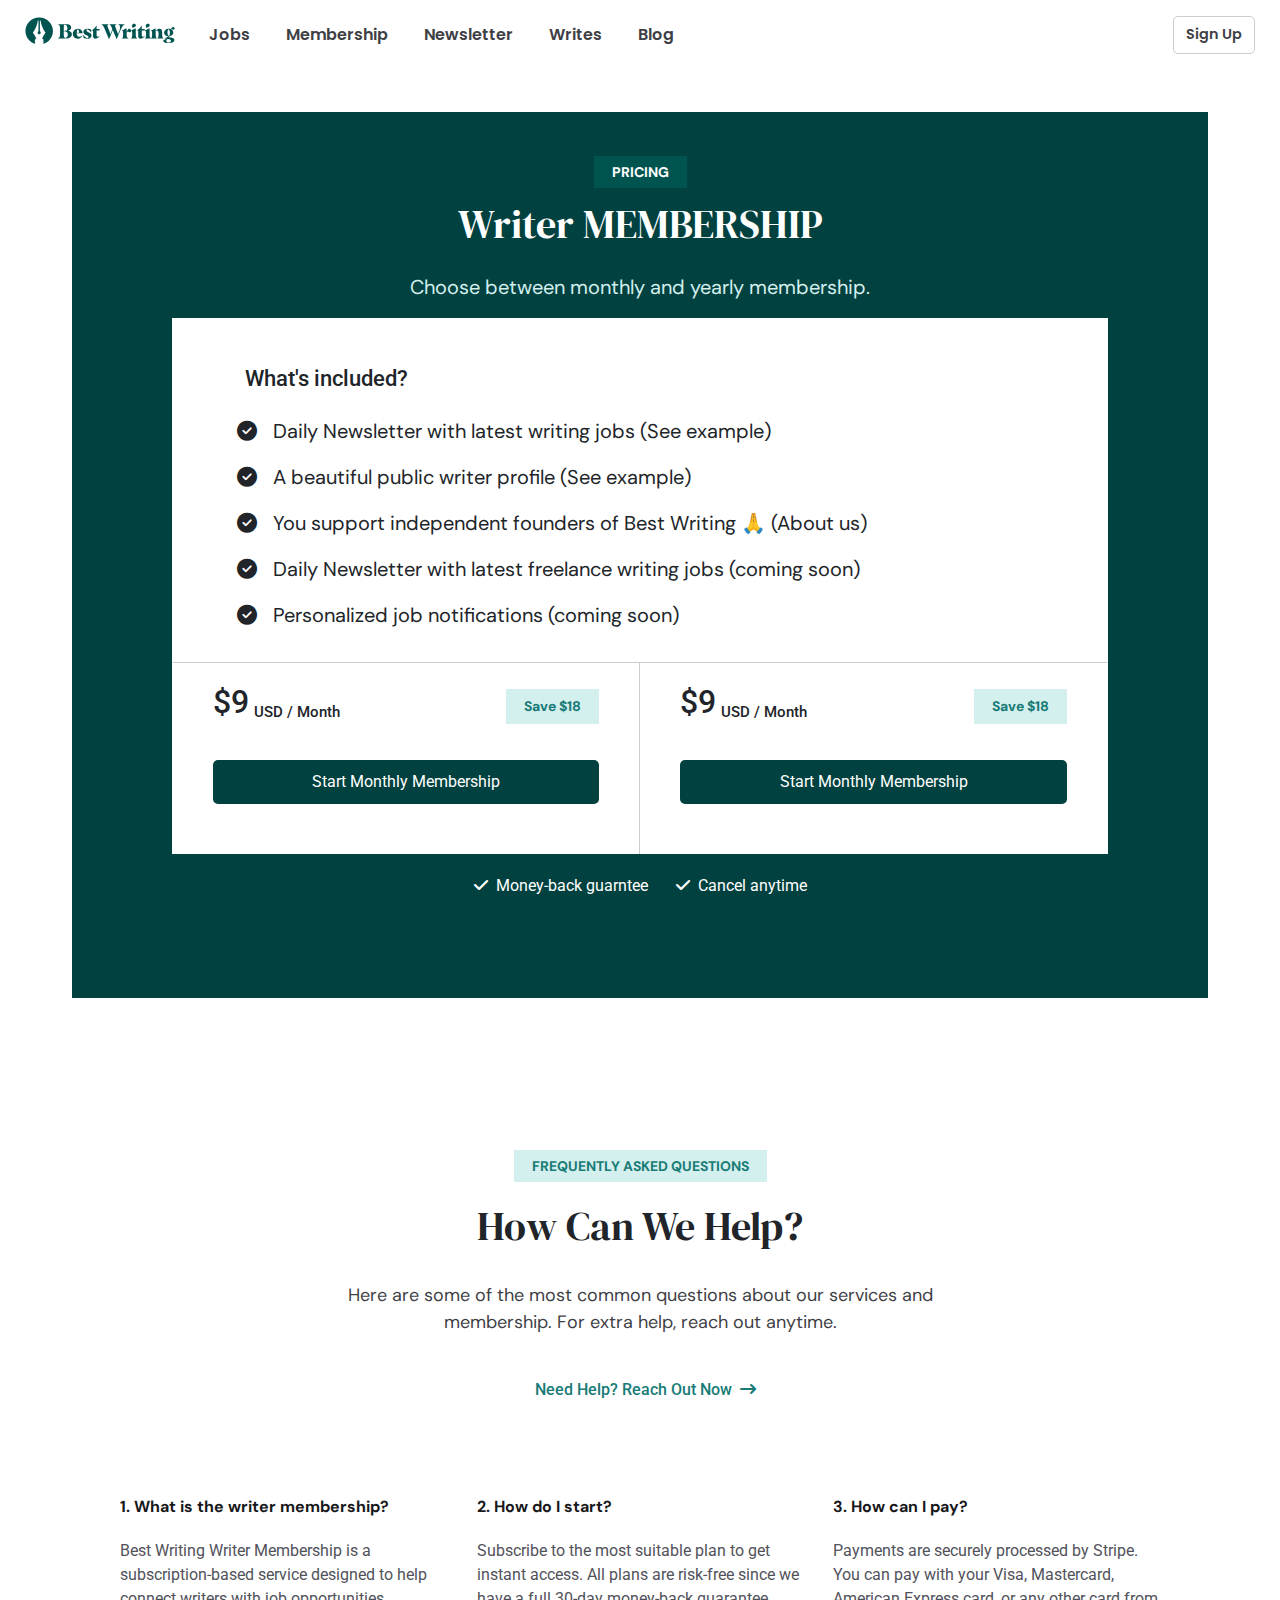
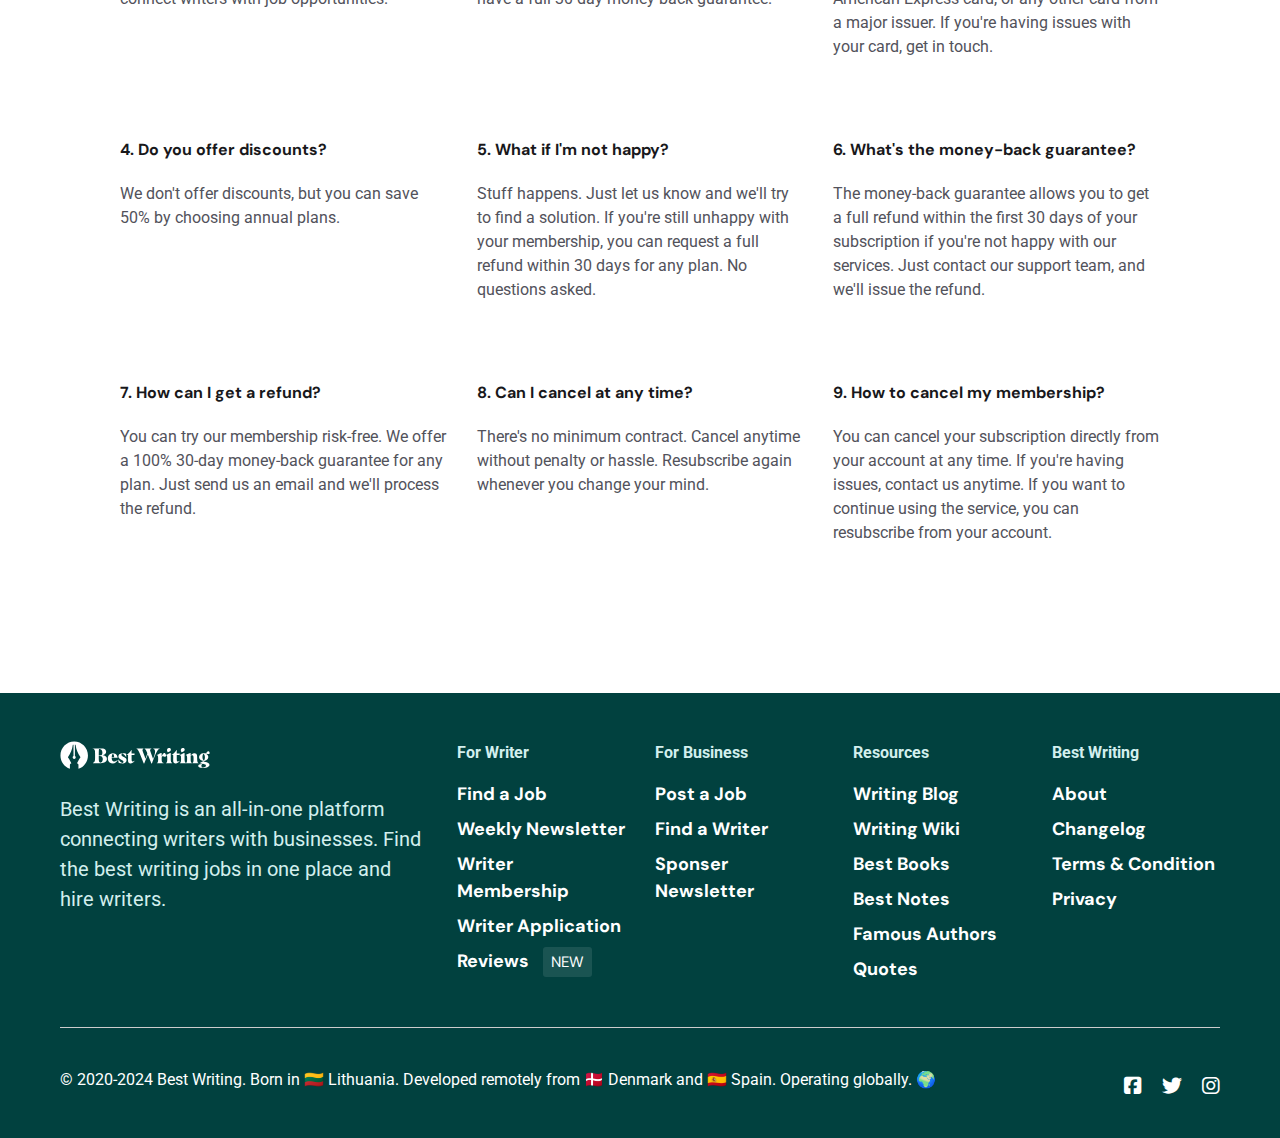
<file: membership.html>
<!DOCTYPE html>
<html>

<head>
    <meta charset="utf-8">
    <meta name="viewport" content="width=device-width, initial-scale=1">
    <title>Membership page</title>
    <link rel="stylesheet" href="https://cdn.jsdelivr.net/npm/bootstrap@4.0.0/dist/css/bootstrap.min.css">
    <link href="https://fonts.googleapis.com/css2?family=DM+Sans:opsz,wght@9..40,200;9..40,300;9..40,400&family=DM+Serif+Display:ital@0;1&family=Roboto:wght@300;400&family=Poppins:ital,wght@0,300;0,400;0,600;1,400&display=swap" rel="stylesheet">
    <link rel="stylesheet" href="https://cdnjs.cloudflare.com/ajax/libs/font-awesome/6.5.1/css/all.min.css" />
    <link rel="stylesheet" href="https://cdnjs.cloudflare.com/ajax/libs/animate.css/4.1.1/animate.min.css" />
    <link rel="stylesheet" type="text/css" href="style/style.css">
    <link rel="stylesheet" type="text/css" href="style/responsive.css">
</head>

<body>
    <!-- start navbar coding -->
    <nav class="navbar navbar-expand-lg  navbar-light top-menu fixed-top ">
        <button class="navbar-toggler" type="button" data-toggle="collapse" data-target="#nav-slider"><span class="navbar-toggler-icon"></span>
        </button>
        <!-- bar and close icon -->
        <div class="logo-container">
            <a href="https://bestwriting.com" class="navbar-brand logo-desktop d-none d-md-none d-lg-block
"><img src="images/bw-logo-primary-long.svg" alt="logo" class="img-fluid logo-img"></a>
            <a href="https://bestwriting.com" class="navbar-brand logo-mobile d-md-block d-lg-none
"><img src="images/bw-logo-mark-primary.svg" alt="logo" class="img-fluid logo-img"></a>
            <button type="button" class="btn sec-font sec-color nav-font d-block d-lg-none">Sign Up </button>
        </div>
        <div class="collapse navbar-collapse" id="nav-slider">
            <ul class="navbar-nav">
                <li class="nav-item"><a href="job.html" class="nav-link">Jobs</a></li>
                <li class="nav-item"><a href="membership.html" class="nav-link">Membership</a></li>
                <li class="nav-item"><a href="newsletter.html" class="nav-link">Newsletter</a></li>
                <li class="nav-item"><a href="writer.html" class="nav-link">Writes</a></li>
                <li class="nav-item"><a href="#" class="nav-link">Blog</a></li>
            </ul>
        </div>
        <button type="button" class="btn sec-font sec-color nav-font d-none d-lg-block">Sign Up</button>
    </nav>
    <!-- end navbar coading -->
    <!-- start section coading -->
    <div class="jumbotron jumbo-membership bg-white mt-5">
        <div class="text-center writing-job-inner-con membership-con primary-bg pt-5">
            <p class=" third-bg white-font primary-font best-paratext text-center">PRICING</p>
            <h1 class="third-font white-font p-3">Writer MEMBERSHIP </h1>
            <p class="primary-font third-color writing-para review-text">Choose between monthly and yearly membership.</p>
            <div class="membership-inner-con bg-white ">
                <div class="row ">
                    <div class="col-12 text-left membership-include ">
                        <h3 class="pb-3 pt-5 pl-5 ">What's included?</h3>
                        <ul class="membership-list">
                            <li class="pb-3 primary-font"><i class="fa fa-check-circle pr-3"></i>Daily Newsletter with latest writing jobs (See example)</li>
                            <li class="pb-3 primary-font"><i class="fa fa-check-circle pr-3"></i>A beautiful public writer profile (See example)</li>
                            <li class="pb-3 primary-font"><i class="fa fa-check-circle pr-3"></i>You support independent founders of Best Writing 🙏 (About us)</li>
                            <li class="pb-3 primary-font"><i class="fa fa-check-circle pr-3"></i>Daily Newsletter with latest freelance writing jobs (coming soon)</li>
                            <li class="pb-3 primary-font"><i class="fa fa-check-circle pr-3"></i>Personalized job notifications (coming soon)</li>
                        </ul>
                    </div>
                </div>
                <div class="row px-3">
                    <div class="col-md-6 membership-col">
                        <div class="membership-plan-con">
                            <div class="membership-plan d-flex align-items-center justify-content-between">
                                <h2>$9<sub>USD / Month</sub></h2>
                                <p class="mb-0 sec-bg primary-color primary-font best-paratext text-center">Save $18</p>
                            </div>
                            <button class="primary-bg browser-btn-1 btn-2 w-100">Start Monthly Membership</button>
                        </div>
                    </div>
                    <div class="col-md-6 membership-col">
                        <div class="membership-plan-con">
                            <div class="membership-plan d-flex align-items-center justify-content-between">
                                <h2>$9<sub>USD / Month</sub></h2>
                                <p class="mb-0 sec-bg primary-color primary-font best-paratext text-center">Save $18</p>
                            </div>
                            <button class="primary-bg browser-btn-1 btn-2 w-100">Start Monthly Membership</button>
                        </div>
                    </div>
                </div>
            </div>
            <span class="white-font pr-4"><i class="fa fa-check pr-2"></i>Money-back guarntee</span>
            <span class="white-font"><i class="fa fa-check pr-2"></i>Cancel anytime</span>
        </div>
    </div>
    </div>
    <div class="container-fluid writing-job-container rightleft_space">
        <div class="text-center px-5 writing-job-con-inner">
            <p class="primary-color sec-bg primary-font best-paratext text-center">FREQUENTLY ASKED QUESTIONS</p>
            <h3 class="third-font p-4 heading-2">How Can We Help?</h3>
            <p class="primary-font pb-3 sec-color writing-para">Here are some of the most common questions about our services and <br> membership. For extra help, reach out anytime.</p>
            <button class="primary-color browser-btn-2">Need Help? Reach Out Now<i class="fa fa-long-arrow-right pl-2"></i></button>
        </div>
        <div class="jumbotron bg-white typesof_jobcon rightleft_space">
            <div class="row">
                <div class="col-md-4 typesof_innercon">
                    <h5 class="primary-font typesof_heading">1. What is the writer membership?</h5>
                    <p class="job-dec">Best Writing Writer Membership is a subscription-based service designed to help connect writers with job opportunities.</p>
                </div>
                <div class="col-md-4 typesof_innercon">
                    <h5 class="primary-font typesof_heading">2. How do I start?</h5>
                    <p class="job-dec">Subscribe to the most suitable plan to get instant access. All plans are risk-free since we have a full 30-day money-back guarantee.</p>
                </div>
                <div class="col-md-4 typesof_innercon">
                    <h5 class="primary-font typesof_heading">3. How can I pay?</h5>
                    <p class="job-dec">Payments are securely processed by Stripe. You can pay with your Visa, Mastercard, American Express card, or any other card from a major issuer. If you're having issues with your card, get in touch.</p>
                </div>
                <div class="col-md-4 typesof_innercon">
                    <h5 class="primary-font typesof_heading">4. Do you offer discounts?</h5>
                    <p class="job-dec">We don't offer discounts, but you can save 50% by choosing annual plans.</p>
                </div>
                <div class="col-md-4 typesof_innercon">
                    <h5 class="primary-font typesof_heading">5. What if I'm not happy?</h5>
                    <p class="job-dec">Stuff happens. Just let us know and we'll try to find a solution. If you're still unhappy with your membership, you can request a full refund within 30 days for any plan. No questions asked.</p>
                </div>
                <div class="col-md-4 typesof_innercon">
                    <h5 class="primary-font typesof_heading">6. What's the money-back guarantee?</h5>
                    <p class="job-dec">The money-back guarantee allows you to get a full refund within the first 30 days of your subscription if you're not happy with our services. Just contact our support team, and we'll issue the refund.</p>
                </div>
                <div class="col-md-4 typesof_innercon">
                    <h5 class="primary-font typesof_heading">7. How can I get a refund?</h5>
                    <p class="job-dec">You can try our membership risk-free. We offer a 100% 30-day money-back guarantee for any plan. Just send us an email and we'll process the refund.</p>
                </div>
                <div class="col-md-4 typesof_innercon">
                    <h5 class="primary-font typesof_heading">8. Can I cancel at any time?</h5>
                    <p class="job-dec">There's no minimum contract. Cancel anytime without penalty or hassle. Resubscribe again whenever you change your mind.</p>
                </div>
                <div class="col-md-4 typesof_innercon">
                    <h5 class="primary-font typesof_heading">9. How to cancel my membership?</h5>
                    <p class="job-dec">You can cancel your subscription directly from your account at any time. If you're having issues, contact us anytime. If you want to continue using the service, you can resubscribe from your account.</p>
                </div>
            </div>
        </div>
    </div>
    <!-- end section coading -->
    <!-- start footer coading -->
    <footer class="jumbotron-fluid discover-jumbo  primary-bg m-0 pt-5">
        <div class="container-fluid writing-job-container rightleft_space pt-0">
            <div class="row">
                <div class="col-12 col-lg-4">
                    <div><img src="images/bw-logo-white-long.svg" alt="logo" class="img-fluid logo-img founder-logo-img">
                    </div>
                    <p class=" footer-size third-color pt-4">Best Writing is an all-in-one platform <br>connecting writers with businesses. Find the best writing jobs in one place and hire writers.</p>
                </div>
                <div class="col-lg-2 col-md-3 col-sm-6">
                    <p class="third-color font-weight-bold">For Writer</p>
                    <ul class="footer-nav">
                        <li class="pb-2"><a href="#" class="white-font font-weight-bold primary-font footer-text">Find a Job</a></li>
                        <li class="pb-2"><a href="#" class="white-font font-weight-bold primary-font footer-text">Weekly Newsletter</a></li>
                        <li class="pb-2"><a href="#" class="white-font font-weight-bold primary-font footer-text">Writer Membership</a></li>
                        <li class="pb-2"><a href="#" class="white-font font-weight-bold primary-font footer-text">Writer Application</a></li>
                        <li class="pb-2"><a href="#" class="white-font font-weight-bold primary-font footer-text">Reviews <span class="new-span primary-font"> NEW </span></a></li>
                    </ul>
                </div>
                <div class="col-lg-2 col-md-3 col-sm-6">
                    <p class="third-color font-weight-bold">For Business</p>
                    <ul class="footer-nav">
                        <li class="pb-2"><a href="#" class="white-font font-weight-bold primary-font footer-text">Post a Job</a></li>
                        <li class="pb-2"><a href="#" class="white-font font-weight-bold primary-font footer-text">Find a Writer</a></li>
                        <li class="pb-2"><a href="#" class="white-font font-weight-bold primary-font footer-text">Sponser Newsletter </a></li>
                    </ul>
                </div>
                <div class="col-lg-2 col-md-3 col-sm-6">
                    <p class="third-color font-weight-bold">Resources</p>
                    <ul class="footer-nav">
                        <li class="pb-2"><a href="#" class="white-font font-weight-bold primary-font footer-text">Writing Blog</a></li>
                        <li class="pb-2"><a href="#" class="white-font font-weight-bold primary-font footer-text">Writing Wiki</a></li>
                        <li class="pb-2"><a href="#" class="white-font font-weight-bold primary-font footer-text">Best Books</a></li>
                        <li class="pb-2"><a href="#" class="white-font font-weight-bold primary-font footer-text">Best Notes</a></li>
                        <li class="pb-2"><a href="#" class="white-font font-weight-bold primary-font footer-text">Famous Authors</a></li>
                        <li class="pb-2"><a href="#" class="white-font font-weight-bold primary-font footer-text">Quotes</a></li>
                    </ul>
                </div>
                <div class="col-lg-2 col-md-3 col-sm-6">
                    <p class="third-color font-weight-bold">Best Writing</p>
                    <ul class="footer-nav">
                        <li class="pb-2"><a href="#" class="white-font font-weight-bold primary-font footer-text">About</a></li>
                        <li class="pb-2"><a href="#" class="white-font font-weight-bold primary-font footer-text">Changelog</a></li>
                        <li class="pb-2"><a href="#" class="white-font font-weight-bold primary-font footer-text">Terms & Condition</a></li>
                        <li class="pb-2"><a href="#" class="white-font font-weight-bold primary-font footer-text">Privacy</a></li>
                    </ul>
                </div>
            </div>
            <div class="d-flex align-items-center justify-content-between copywrite-con">
                <div>
                    <p class="white-font">© 2020-2024 Best Writing. Born in 🇱🇹 Lithuania. Developed remotely from 🇩🇰 Denmark and 🇪🇸 Spain. Operating globally. 🌍</p>
                </div>
                <div class="social-icons">
                    <i class="fa-brands fa-square-facebook white-font"></i>
                    <i class="fa-brands fa-twitter white-font mx-3 "></i>
                    <i class="fa-brands fa-instagram white-font"></i>
                </div>
            </div>
        </div>
    </footer>
    <!-- enf footer coading -->
    <script src="https://cdnjs.cloudflare.com/ajax/libs/jquery/3.7.1/jquery.min.js"></script>
    <script src="https://cdnjs.cloudflare.com/ajax/libs/bootstrap/5.3.2/js/bootstrap.min.js"></script>
    <script src="https://cdn.jsdelivr.net/npm/popper.js@1.14.3/dist/umd/popper.min.js"></script>
    <script src="https://cdn.jsdelivr.net/npm/bootstrap@4.1.3/dist/js/bootstrap.min.js"></script>
    <script>
    </script>
</body>

</html>
</file>
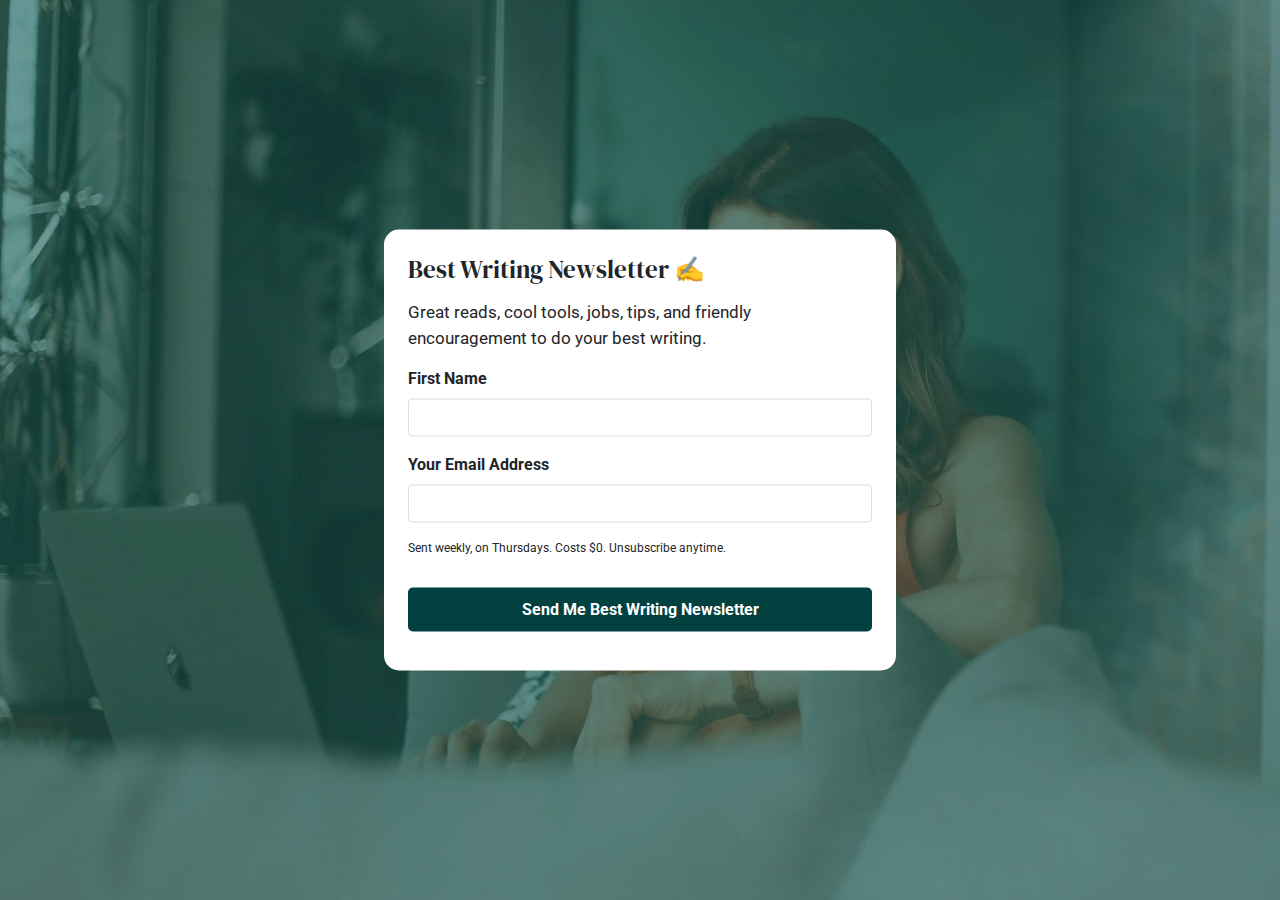
<file: newsletter.html>
<!DOCTYPE html>
<html>

<head>
    <meta charset="utf-8">
    <meta name="viewport" content="width=device-width, initial-scale=1">
    <title>Newsletter page</title>
    <link rel="stylesheet" href="https://cdn.jsdelivr.net/npm/bootstrap@4.0.0/dist/css/bootstrap.min.css">
    <link href="https://fonts.googleapis.com/css2?family=DM+Sans:opsz,wght@9..40,200;9..40,300;9..40,400&family=DM+Serif+Display:ital@0;1&family=Roboto:wght@300;400&family=Poppins:ital,wght@0,300;0,400;0,600;1,400&display=swap" rel="stylesheet">
    <link rel="stylesheet" href="https://cdnjs.cloudflare.com/ajax/libs/font-awesome/6.5.1/css/all.min.css" />
    <link rel="stylesheet" href="https://cdnjs.cloudflare.com/ajax/libs/animate.css/4.1.1/animate.min.css" />
    <link rel="stylesheet" type="text/css" href="style/style.css">
    <link rel="stylesheet" type="text/css" href="style/responsive.css">
</head>

<body>
    <div class="newsletter-page-image-box">
        <div class="transparent-box"></div>
        <div class="sendme-form p-4">
            <h1 class="third-font ">Best Writing Newsletter ✍️</h1>
            <p class="pt-2 ">Great reads, cool tools, jobs, tips, and friendly encouragement to do your best writing.</p>
            <form>
                <div class="form-group">
                    <label for="exampleInputFirstName" class="font-weight-bold">First Name</label>
                    <input type="email" class="form-control news-page-input" >
                </div>
                <div class="form-group">
                    <label for="exampleInputEmail" class="font-weight-bold">Your Email Address</label>
                    <input type="password" class="form-control news-page-input">
                </div>
                <p class="news-page-text">Sent weekly, on Thursdays. Costs $0. Unsubscribe anytime.</p>
                 <button class="primary-bg browser-btn-1 btn-2 w-100 news-page-btn font-weight-bold">Send Me Best Writing Newsletter</button>
            </form>
        </div>
    </div>
    <script src="https://cdnjs.cloudflare.com/ajax/libs/jquery/3.7.1/jquery.min.js"></script>
    <script src="https://cdnjs.cloudflare.com/ajax/libs/bootstrap/5.3.2/js/bootstrap.min.js"></script>
    <script src="https://cdn.jsdelivr.net/npm/popper.js@1.14.3/dist/umd/popper.min.js"></script>
    <script src="https://cdn.jsdelivr.net/npm/bootstrap@4.1.3/dist/js/bootstrap.min.js"></script>
    <script>
    </script>
</body>

</html>
</file>
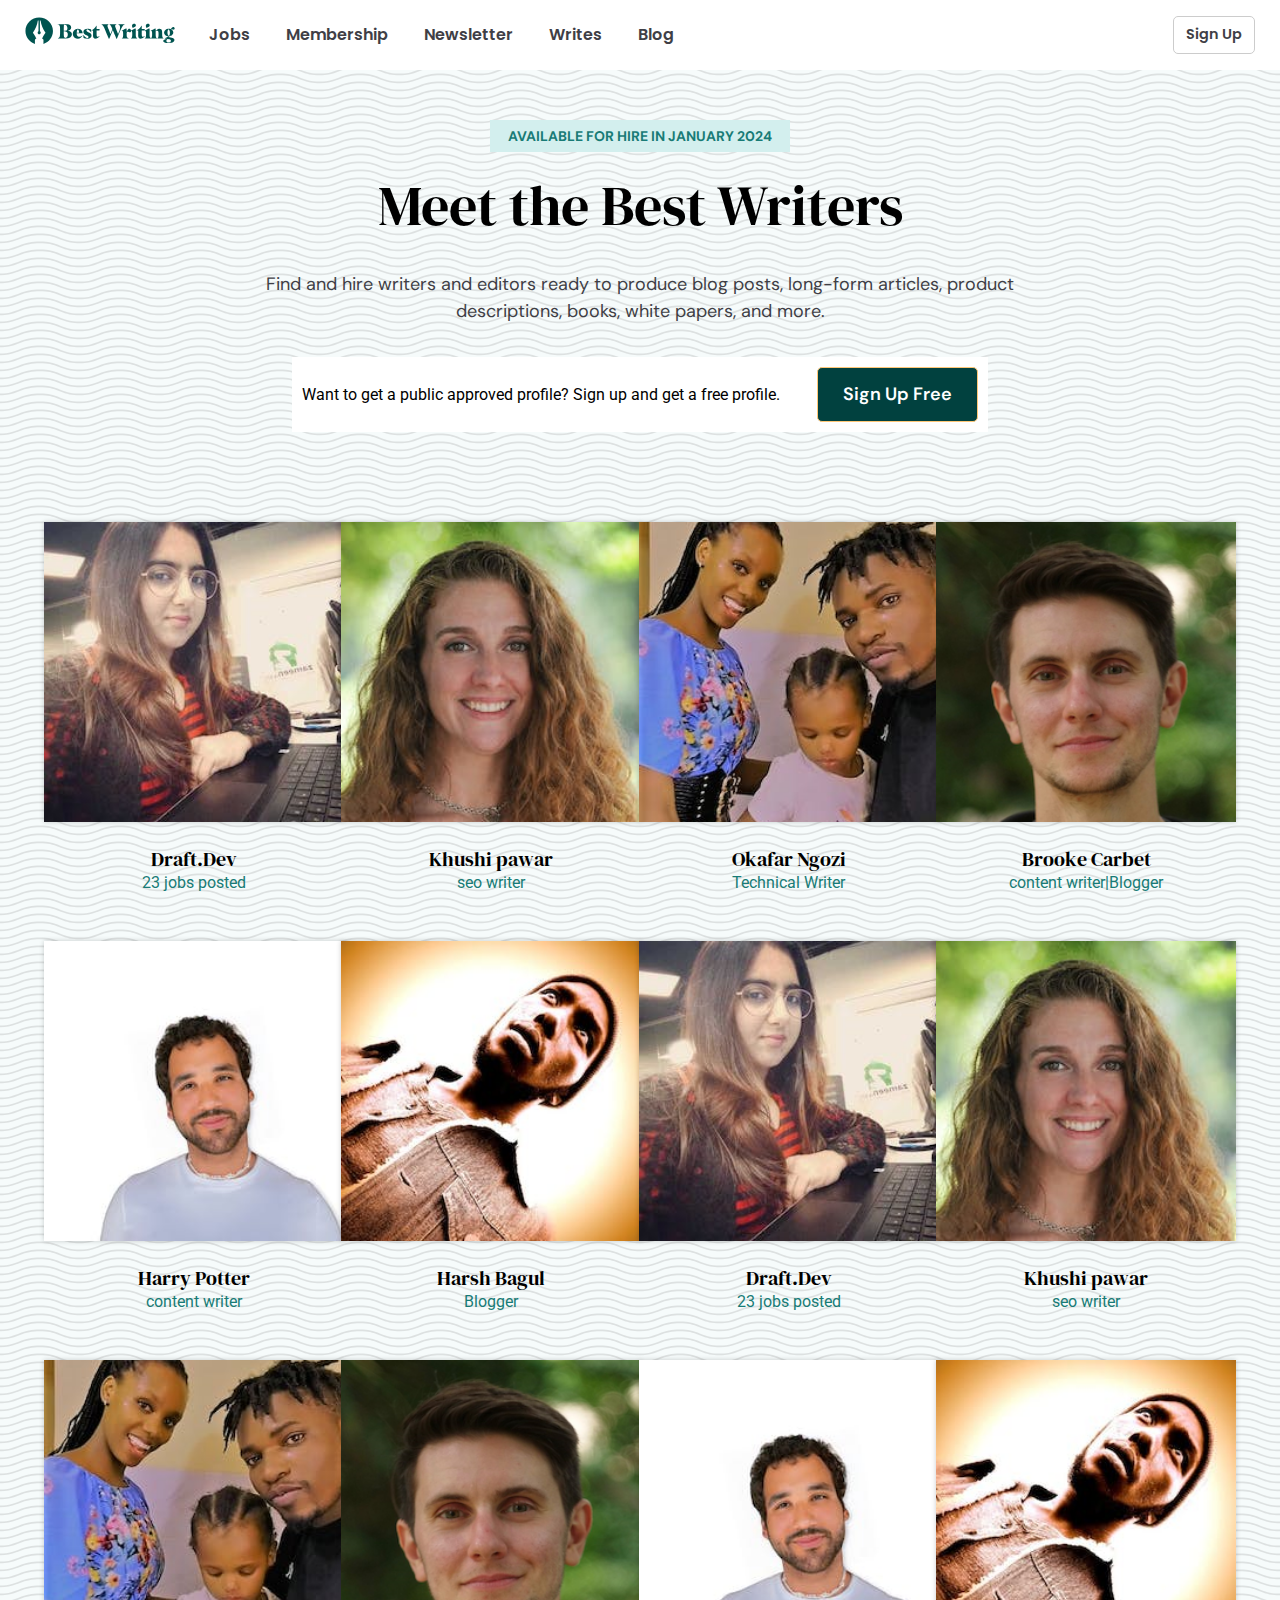
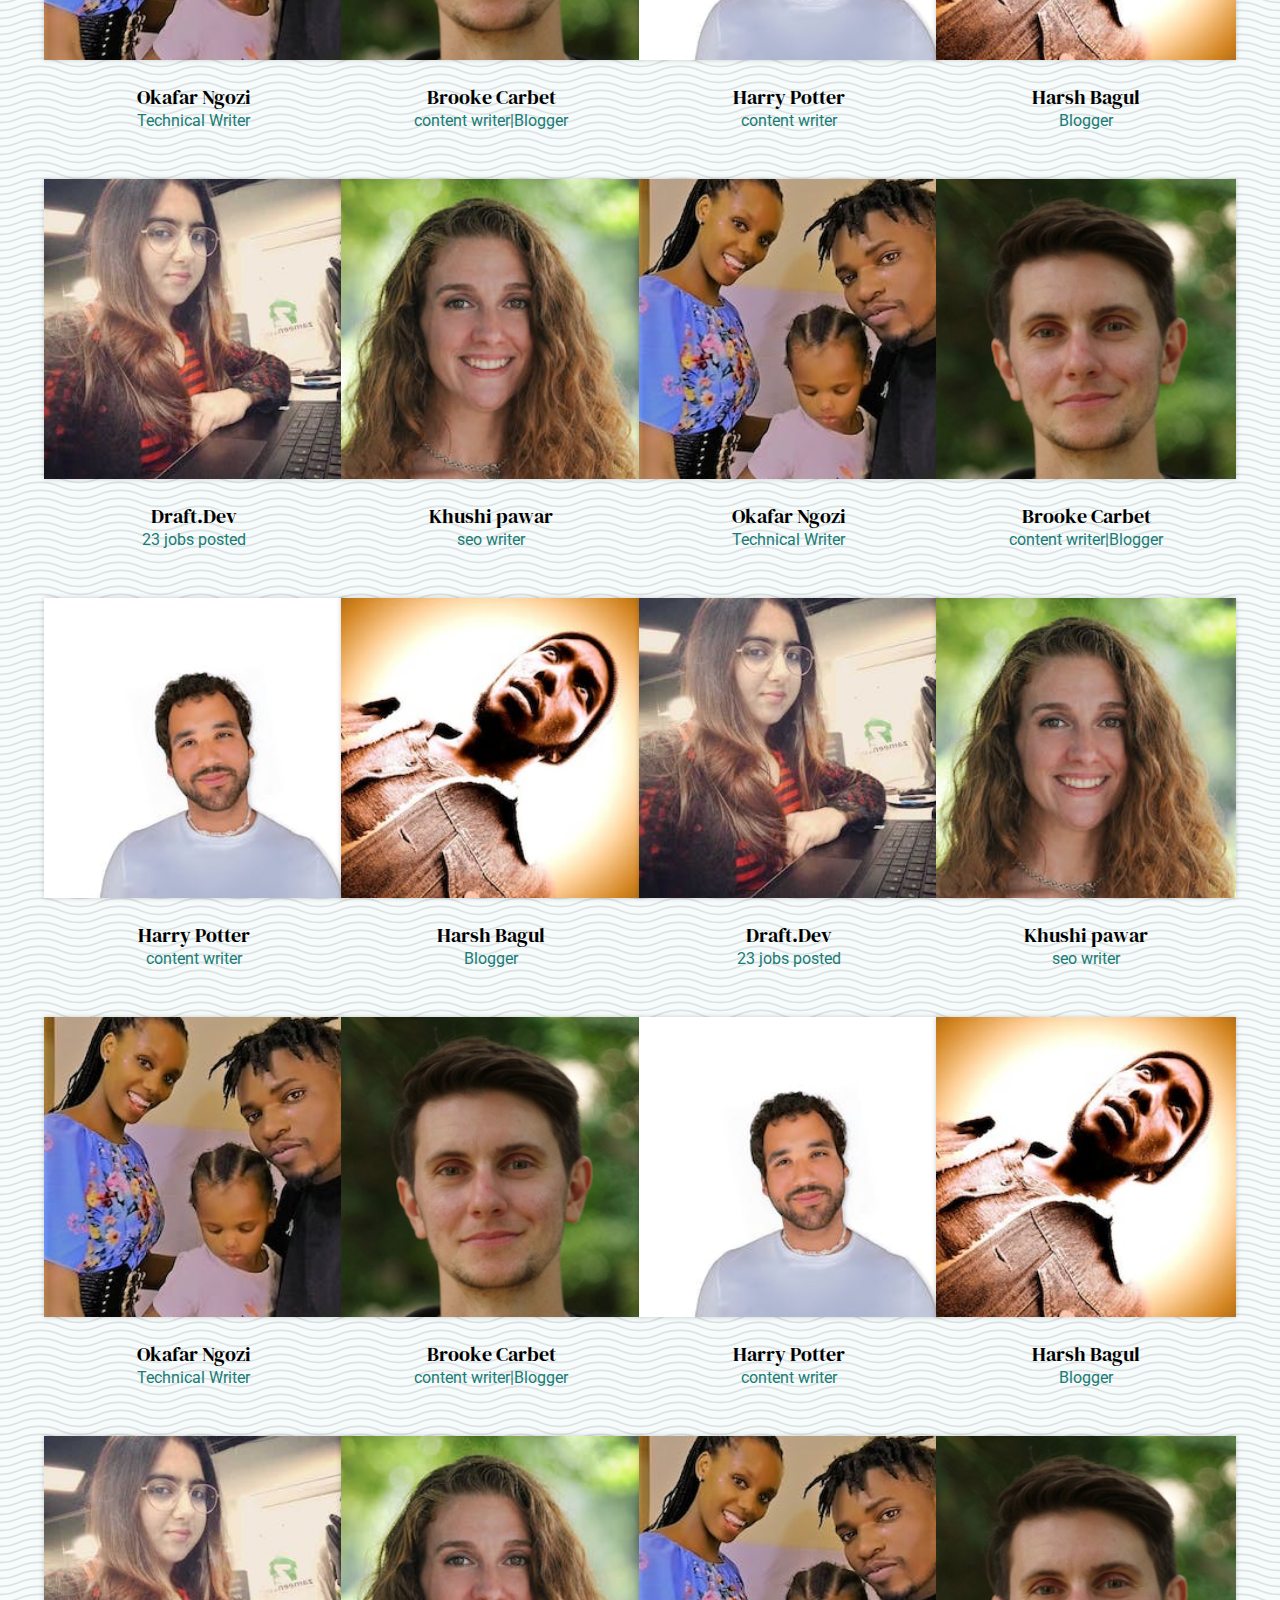
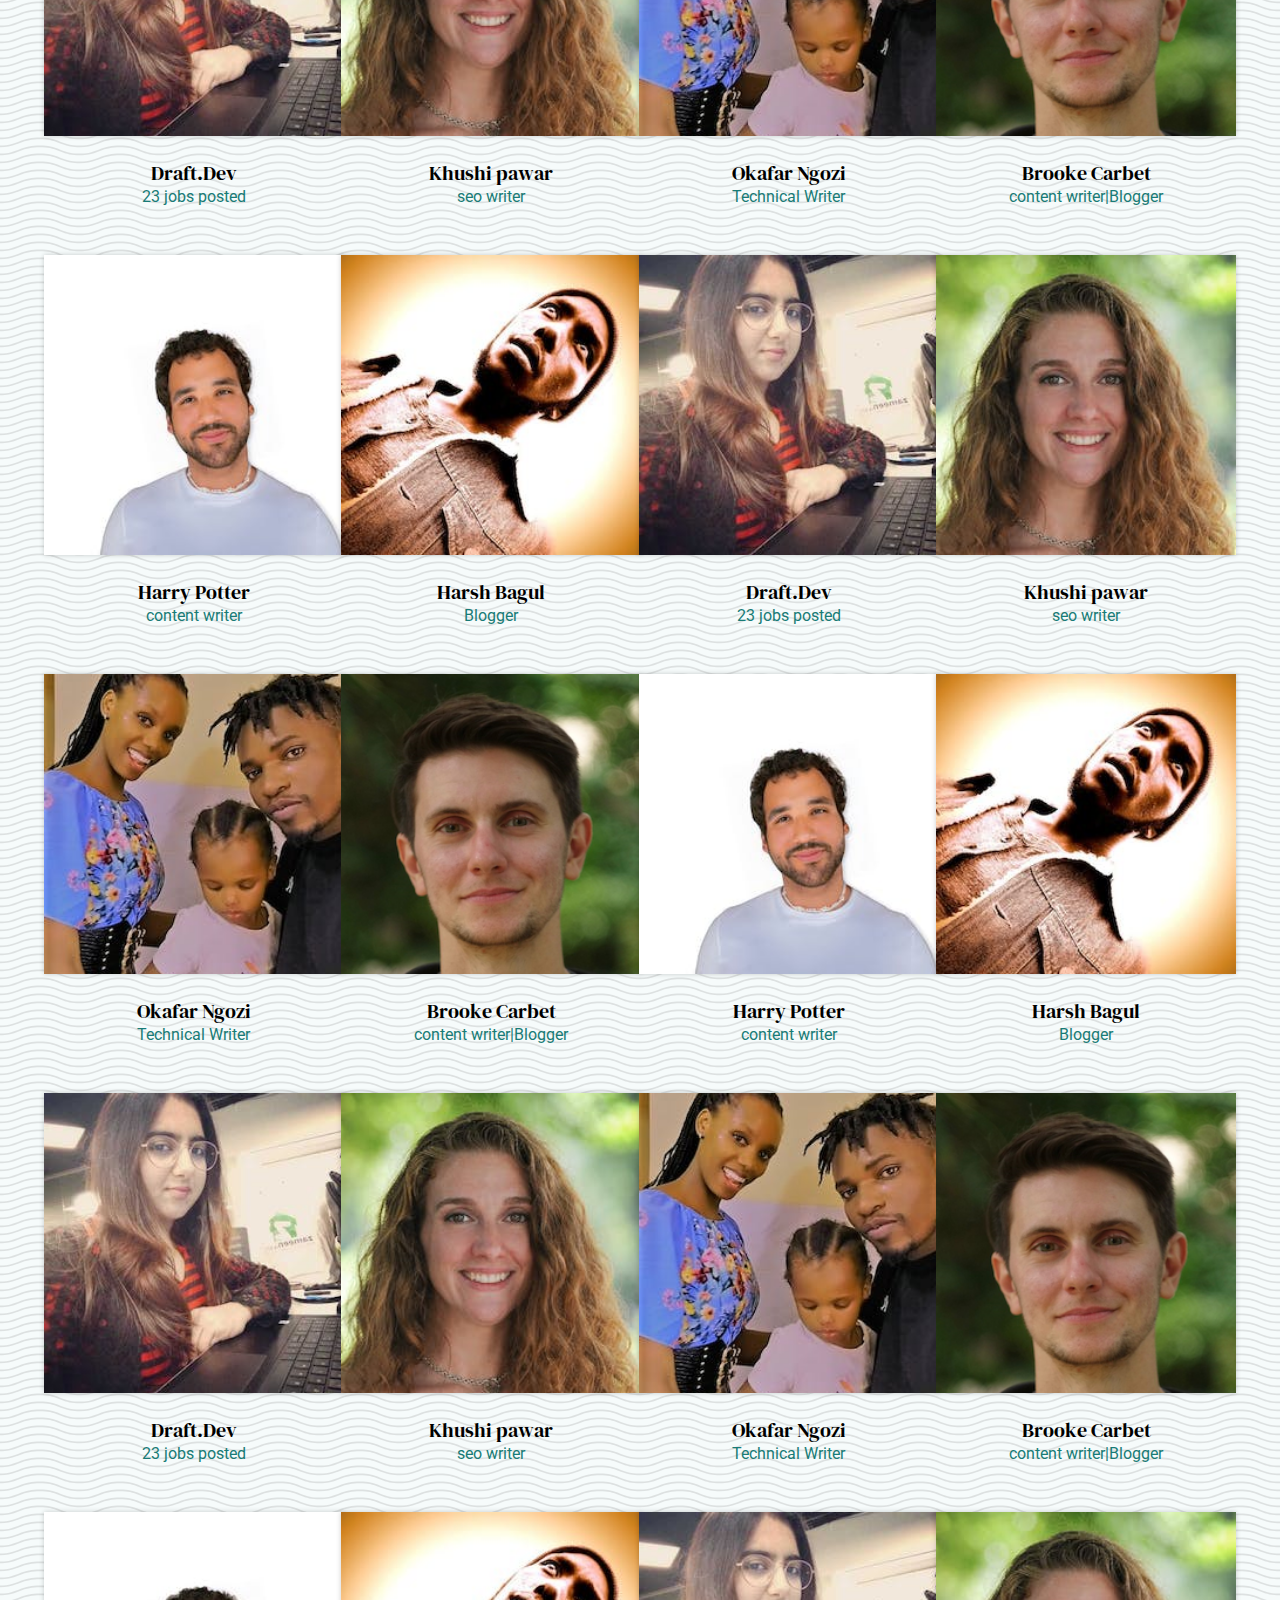
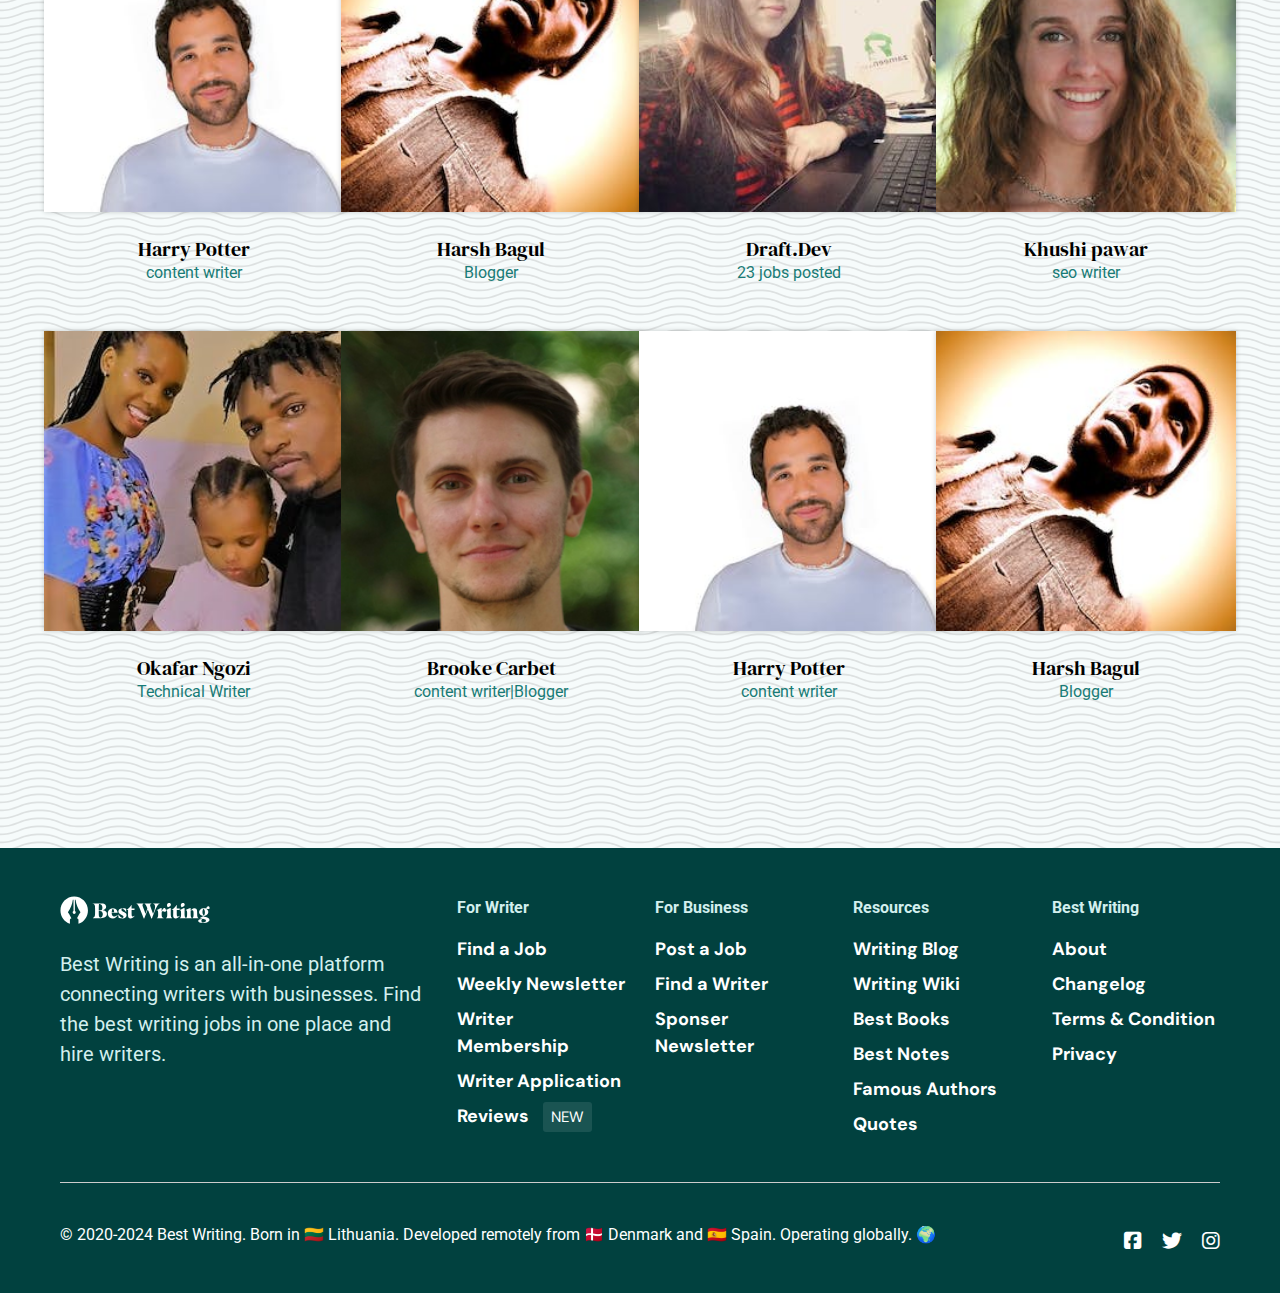
<file: writer.html>
<!DOCTYPE html>
<html>
  <head>
    <meta charset="utf-8" />
    <meta name="viewport" content="width=device-width, initial-scale=1" />
    <title>writer page</title>
    <link
      rel="stylesheet"
      href="https://cdn.jsdelivr.net/npm/bootstrap@4.0.0/dist/css/bootstrap.min.css"
    />
    <link
      href="https://fonts.googleapis.com/css2?family=DM+Sans:opsz,wght@9..40,200;9..40,300;9..40,400&family=DM+Serif+Display:ital@0;1&family=Roboto:wght@300;400&family=Poppins:ital,wght@0,300;0,400;0,600;1,400&display=swap"
      rel="stylesheet"
    />
    <link
      rel="stylesheet"
      href="https://cdnjs.cloudflare.com/ajax/libs/font-awesome/6.5.1/css/all.min.css"
    />
    <link
      rel="stylesheet"
      href="https://cdnjs.cloudflare.com/ajax/libs/animate.css/4.1.1/animate.min.css"
    />
    <link rel="stylesheet" type="text/css" href="style/style.css" />
    <link rel="stylesheet" type="text/css" href="style/responsive.css" />
  </head>

  <body>
    <!-- start navbar coding -->
    <nav class="navbar navbar-expand-lg navbar-light top-menu fixed-top">
      <button
        class="navbar-toggler"
        type="button"
        data-toggle="collapse"
        data-target="#nav-slider"
      >
        <span class="navbar-toggler-icon"></span>
      </button>
      <!-- bar and close icon -->
      <div class="logo-container">
        <a
          href="https://bestwriting.com"
          class="navbar-brand logo-desktop d-none d-md-none d-lg-block"
          ><img
            src="images/bw-logo-primary-long.svg"
            alt="logo"
            class="img-fluid logo-img"
        /></a>
        <a
          href="https://bestwriting.com"
          class="navbar-brand logo-mobile d-md-block d-lg-none"
          ><img
            src="images/bw-logo-mark-primary.svg"
            alt="logo"
            class="img-fluid logo-img"
        /></a>
        <button
          type="button"
          class="btn sec-font sec-color nav-font d-block d-lg-none"
        >
          Sign Up
        </button>
      </div>
      <div class="collapse navbar-collapse" id="nav-slider">
        <ul class="navbar-nav">
          <li class="nav-item"><a href="job.html" class="nav-link">Jobs</a></li>
          <li class="nav-item">
            <a href="membership.html" class="nav-link">Membership</a>
          </li>
          <li class="nav-item">
            <a href="newsletter.html" class="nav-link">Newsletter</a>
          </li>
          <li class="nav-item">
            <a href="writer.html" class="nav-link">Writes</a>
          </li>
          <li class="nav-item"><a href="#" class="nav-link">Blog</a></li>
        </ul>
      </div>
      <button
        type="button"
        class="btn sec-font sec-color nav-font d-none d-lg-block"
      >
        Sign Up
      </button>
    </nav>
    <!-- end navbar coading -->
    <!-- start section coading -->
    <div
      class="jumbotron jumbotron-fluid discover-jumbo main-con-left writer-jumbo jumbo-page-writer"
    >
      <div class="container-fluid writing-job-container rightleft_space">
        <div class="text-center">
          <p
            class="primary-color sec-bg primary-font best-paratext text-center"
          >
            AVAILABLE FOR HIRE IN JANUARY 2024
          </p>
          <h1 class="third-font fourth-color p-4 heading-1">
            Meet the Best Writers
          </h1>
          <p class="primary-font pb-3 sec-color writing-para">
            Find and hire writers and editors ready to produce blog posts,
            long-form articles, product<br />
            descriptions, books, white papers, and more.
          </p>
          <div class="signup-free-con">
            <p class="mb-0">
              Want to get a public approved profile? Sign up and get a free
              profile.
            </p>
            <button
              type="submit"
              class="btn primary-bg subscribe-btn primary-font input-btn m-0"
            >
              Sign Up Free
            </button>
          </div>
        </div>
      </div>
      <div class="row mb-1 rightleft_space">
        <div class="col-md-2 col-sm-4 col-lg-3 company-col-con">
          <div class="company-logo-con writer-con">
            <div
              class="job-img-con company-img-logo writer-image writer-page-image"
            >
              <img
                src="images/f132f79f-e605-4d7b-af85-22495e6e4060.jpg"
                alt="writer photo"
              />
            </div>
            <h6 class="third-font company-heading writer-font-color">
              Draft.Dev
            </h6>
            <p class="text-center primary-color">23 jobs posted</p>
          </div>
        </div>
        <div class="col-md-2 col-sm-4 col-lg-3 company-col-con">
          <div class="company-logo-con writer-con">
            <div
              class="job-img-con company-img-logo writer-image writer-page-image"
            >
              <img
                src="images/4fb1acd1-ef39-4f02-ad17-a2cf1c351f8f.jpg"
                alt="writer photo"
              />
            </div>
            <h6 class="third-font company-heading writer-font-color">
              Khushi pawar
            </h6>
            <p class="text-center primary-color">seo writer</p>
          </div>
        </div>
        <div class="col-md-2 col-sm-4 col-lg-3 company-col-con">
          <div class="company-logo-con writer-con">
            <div
              class="job-img-con company-img-logo writer-image writer-page-image"
            >
              <img
                src="images/0ae6c4fd-9e4c-41a6-9bd8-978bd0e119d6.jpg"
                alt="writer photo"
              />
            </div>
            <h6 class="third-font company-heading writer-font-color">
              Okafar Ngozi
            </h6>
            <p class="text-center primary-color">Technical Writer</p>
          </div>
        </div>
        <div class="col-md-2 col-sm-4 col-lg-3 company-col-con">
          <div class="company-logo-con writer-con">
            <div
              class="job-img-con company-img-logo writer-image writer-page-image"
            >
              <img
                src="images/0c186951-2e8f-4dc2-b0d0-b59c3a79e290.png"
                alt="writer photo"
              />
            </div>
            <h6 class="third-font company-heading writer-font-color">
              Brooke Carbet
            </h6>
            <p class="text-center primary-color">content writer|Blogger</p>
          </div>
        </div>
        <div class="col-md-2 col-sm-4 col-lg-3 company-col-con">
          <div class="company-logo-con writer-con">
            <div
              class="job-img-con company-img-logo writer-image writer-page-image"
            >
              <img
                src="images/462d8dd6-534c-4fed-a782-bb4ef9ccef07.jpg"
                alt="writer photo"
              />
            </div>
            <h6 class="third-font company-heading writer-font-color">
              Harry Potter
            </h6>
            <p class="text-center primary-color">content writer</p>
          </div>
        </div>
        <div class="col-md-2 col-sm-4 col-lg-3 company-col-con">
          <div class="company-logo-con writer-con">
            <div
              class="job-img-con company-img-logo writer-image writer-page-image"
            >
              <img
                src="images/2a2dfe8f-45ae-4429-881d-a73d86eef569.jpg"
                alt="writer photo"
              />
            </div>
            <h6 class="third-font company-heading writer-font-color">
              Harsh Bagul
            </h6>
            <p class="text-center primary-color">Blogger</p>
          </div>
        </div>
        <div class="col-md-2 col-sm-4 col-lg-3 company-col-con">
          <div class="company-logo-con writer-con">
            <div
              class="job-img-con company-img-logo writer-image writer-page-image"
            >
              <img
                src="images/f132f79f-e605-4d7b-af85-22495e6e4060.jpg"
                alt="writer photo"
              />
            </div>
            <h6 class="third-font company-heading writer-font-color">
              Draft.Dev
            </h6>
            <p class="text-center primary-color">23 jobs posted</p>
          </div>
        </div>
        <div class="col-md-2 col-sm-4 col-lg-3 company-col-con">
          <div class="company-logo-con writer-con">
            <div
              class="job-img-con company-img-logo writer-image writer-page-image"
            >
              <img
                src="images/4fb1acd1-ef39-4f02-ad17-a2cf1c351f8f.jpg"
                alt="writer photo"
              />
            </div>
            <h6 class="third-font company-heading writer-font-color">
              Khushi pawar
            </h6>
            <p class="text-center primary-color">seo writer</p>
          </div>
        </div>
        <div class="col-md-2 col-sm-4 col-lg-3 company-col-con">
          <div class="company-logo-con writer-con">
            <div
              class="job-img-con company-img-logo writer-image writer-page-image"
            >
              <img
                src="images/0ae6c4fd-9e4c-41a6-9bd8-978bd0e119d6.jpg"
                alt="writer photo"
              />
            </div>
            <h6 class="third-font company-heading writer-font-color">
              Okafar Ngozi
            </h6>
            <p class="text-center primary-color">Technical Writer</p>
          </div>
        </div>
        <div class="col-md-2 col-sm-4 col-lg-3 company-col-con">
          <div class="company-logo-con writer-con">
            <div
              class="job-img-con company-img-logo writer-image writer-page-image"
            >
              <img
                src="images/0c186951-2e8f-4dc2-b0d0-b59c3a79e290.png"
                alt="writer photo"
              />
            </div>
            <h6 class="third-font company-heading writer-font-color">
              Brooke Carbet
            </h6>
            <p class="text-center primary-color">content writer|Blogger</p>
          </div>
        </div>
        <div class="col-md-2 col-sm-4 col-lg-3 company-col-con">
          <div class="company-logo-con writer-con">
            <div
              class="job-img-con company-img-logo writer-image writer-page-image"
            >
              <img
                src="images/462d8dd6-534c-4fed-a782-bb4ef9ccef07.jpg"
                alt="writer photo"
              />
            </div>
            <h6 class="third-font company-heading writer-font-color">
              Harry Potter
            </h6>
            <p class="text-center primary-color">content writer</p>
          </div>
        </div>
        <div class="col-md-2 col-sm-4 col-lg-3 company-col-con">
          <div class="company-logo-con writer-con">
            <div
              class="job-img-con company-img-logo writer-image writer-page-image"
            >
              <img
                src="images/2a2dfe8f-45ae-4429-881d-a73d86eef569.jpg"
                alt="writer photo"
              />
            </div>
            <h6 class="third-font company-heading writer-font-color">
              Harsh Bagul
            </h6>
            <p class="text-center primary-color">Blogger</p>
          </div>
        </div>
        <div class="col-md-2 col-sm-4 col-lg-3 company-col-con">
          <div class="company-logo-con writer-con">
            <div
              class="job-img-con company-img-logo writer-image writer-page-image"
            >
              <img
                src="images/f132f79f-e605-4d7b-af85-22495e6e4060.jpg"
                alt="writer photo"
              />
            </div>
            <h6 class="third-font company-heading writer-font-color">
              Draft.Dev
            </h6>
            <p class="text-center primary-color">23 jobs posted</p>
          </div>
        </div>
        <div class="col-md-2 col-sm-4 col-lg-3 company-col-con">
          <div class="company-logo-con writer-con">
            <div
              class="job-img-con company-img-logo writer-image writer-page-image"
            >
              <img
                src="images/4fb1acd1-ef39-4f02-ad17-a2cf1c351f8f.jpg"
                alt="writer photo"
              />
            </div>
            <h6 class="third-font company-heading writer-font-color">
              Khushi pawar
            </h6>
            <p class="text-center primary-color">seo writer</p>
          </div>
        </div>
        <div class="col-md-2 col-sm-4 col-lg-3 company-col-con">
          <div class="company-logo-con writer-con">
            <div
              class="job-img-con company-img-logo writer-image writer-page-image"
            >
              <img
                src="images/0ae6c4fd-9e4c-41a6-9bd8-978bd0e119d6.jpg"
                alt="writer photo"
              />
            </div>
            <h6 class="third-font company-heading writer-font-color">
              Okafar Ngozi
            </h6>
            <p class="text-center primary-color">Technical Writer</p>
          </div>
        </div>
        <div class="col-md-2 col-sm-4 col-lg-3 company-col-con">
          <div class="company-logo-con writer-con">
            <div
              class="job-img-con company-img-logo writer-image writer-page-image"
            >
              <img
                src="images/0c186951-2e8f-4dc2-b0d0-b59c3a79e290.png"
                alt="writer photo"
              />
            </div>
            <h6 class="third-font company-heading writer-font-color">
              Brooke Carbet
            </h6>
            <p class="text-center primary-color">content writer|Blogger</p>
          </div>
        </div>
        <div class="col-md-2 col-sm-4 col-lg-3 company-col-con">
          <div class="company-logo-con writer-con">
            <div
              class="job-img-con company-img-logo writer-image writer-page-image"
            >
              <img
                src="images/462d8dd6-534c-4fed-a782-bb4ef9ccef07.jpg"
                alt="writer photo"
              />
            </div>
            <h6 class="third-font company-heading writer-font-color">
              Harry Potter
            </h6>
            <p class="text-center primary-color">content writer</p>
          </div>
        </div>
        <div class="col-md-2 col-sm-4 col-lg-3 company-col-con">
          <div class="company-logo-con writer-con">
            <div
              class="job-img-con company-img-logo writer-image writer-page-image"
            >
              <img
                src="images/2a2dfe8f-45ae-4429-881d-a73d86eef569.jpg"
                alt="writer photo"
              />
            </div>
            <h6 class="third-font company-heading writer-font-color">
              Harsh Bagul
            </h6>
            <p class="text-center primary-color">Blogger</p>
          </div>
        </div>
        <div class="col-md-2 col-sm-4 col-lg-3 company-col-con">
          <div class="company-logo-con writer-con">
            <div
              class="job-img-con company-img-logo writer-image writer-page-image"
            >
              <img
                src="images/f132f79f-e605-4d7b-af85-22495e6e4060.jpg"
                alt="writer photo"
              />
            </div>
            <h6 class="third-font company-heading writer-font-color">
              Draft.Dev
            </h6>
            <p class="text-center primary-color">23 jobs posted</p>
          </div>
        </div>
        <div class="col-md-2 col-sm-4 col-lg-3 company-col-con">
          <div class="company-logo-con writer-con">
            <div
              class="job-img-con company-img-logo writer-image writer-page-image"
            >
              <img
                src="images/4fb1acd1-ef39-4f02-ad17-a2cf1c351f8f.jpg"
                alt="writer photo"
              />
            </div>
            <h6 class="third-font company-heading writer-font-color">
              Khushi pawar
            </h6>
            <p class="text-center primary-color">seo writer</p>
          </div>
        </div>
        <div class="col-md-2 col-sm-4 col-lg-3 company-col-con">
          <div class="company-logo-con writer-con">
            <div
              class="job-img-con company-img-logo writer-image writer-page-image"
            >
              <img
                src="images/0ae6c4fd-9e4c-41a6-9bd8-978bd0e119d6.jpg"
                alt="writer photo"
              />
            </div>
            <h6 class="third-font company-heading writer-font-color">
              Okafar Ngozi
            </h6>
            <p class="text-center primary-color">Technical Writer</p>
          </div>
        </div>
        <div class="col-md-2 col-sm-4 col-lg-3 company-col-con">
          <div class="company-logo-con writer-con">
            <div
              class="job-img-con company-img-logo writer-image writer-page-image"
            >
              <img
                src="images/0c186951-2e8f-4dc2-b0d0-b59c3a79e290.png"
                alt="writer photo"
              />
            </div>
            <h6 class="third-font company-heading writer-font-color">
              Brooke Carbet
            </h6>
            <p class="text-center primary-color">content writer|Blogger</p>
          </div>
        </div>
        <div class="col-md-2 col-sm-4 col-lg-3 company-col-con">
          <div class="company-logo-con writer-con">
            <div
              class="job-img-con company-img-logo writer-image writer-page-image"
            >
              <img
                src="images/462d8dd6-534c-4fed-a782-bb4ef9ccef07.jpg"
                alt="writer photo"
              />
            </div>
            <h6 class="third-font company-heading writer-font-color">
              Harry Potter
            </h6>
            <p class="text-center primary-color">content writer</p>
          </div>
        </div>
        <div class="col-md-2 col-sm-4 col-lg-3 company-col-con">
          <div class="company-logo-con writer-con">
            <div
              class="job-img-con company-img-logo writer-image writer-page-image"
            >
              <img
                src="images/2a2dfe8f-45ae-4429-881d-a73d86eef569.jpg"
                alt="writer photo"
              />
            </div>
            <h6 class="third-font company-heading writer-font-color">
              Harsh Bagul
            </h6>
            <p class="text-center primary-color">Blogger</p>
          </div>
        </div>
        <div class="col-md-2 col-sm-4 col-lg-3 company-col-con">
          <div class="company-logo-con writer-con">
            <div
              class="job-img-con company-img-logo writer-image writer-page-image"
            >
              <img
                src="images/f132f79f-e605-4d7b-af85-22495e6e4060.jpg"
                alt="writer photo"
              />
            </div>
            <h6 class="third-font company-heading writer-font-color">
              Draft.Dev
            </h6>
            <p class="text-center primary-color">23 jobs posted</p>
          </div>
        </div>
        <div class="col-md-2 col-sm-4 col-lg-3 company-col-con">
          <div class="company-logo-con writer-con">
            <div
              class="job-img-con company-img-logo writer-image writer-page-image"
            >
              <img
                src="images/4fb1acd1-ef39-4f02-ad17-a2cf1c351f8f.jpg"
                alt="writer photo"
              />
            </div>
            <h6 class="third-font company-heading writer-font-color">
              Khushi pawar
            </h6>
            <p class="text-center primary-color">seo writer</p>
          </div>
        </div>
        <div class="col-md-2 col-sm-4 col-lg-3 company-col-con">
          <div class="company-logo-con writer-con">
            <div
              class="job-img-con company-img-logo writer-image writer-page-image"
            >
              <img
                src="images/0ae6c4fd-9e4c-41a6-9bd8-978bd0e119d6.jpg"
                alt="writer photo"
              />
            </div>
            <h6 class="third-font company-heading writer-font-color">
              Okafar Ngozi
            </h6>
            <p class="text-center primary-color">Technical Writer</p>
          </div>
        </div>
        <div class="col-md-2 col-sm-4 col-lg-3 company-col-con">
          <div class="company-logo-con writer-con">
            <div
              class="job-img-con company-img-logo writer-image writer-page-image"
            >
              <img
                src="images/0c186951-2e8f-4dc2-b0d0-b59c3a79e290.png"
                alt="writer photo"
              />
            </div>
            <h6 class="third-font company-heading writer-font-color">
              Brooke Carbet
            </h6>
            <p class="text-center primary-color">content writer|Blogger</p>
          </div>
        </div>
        <div class="col-md-2 col-sm-4 col-lg-3 company-col-con">
          <div class="company-logo-con writer-con">
            <div
              class="job-img-con company-img-logo writer-image writer-page-image"
            >
              <img
                src="images/462d8dd6-534c-4fed-a782-bb4ef9ccef07.jpg"
                alt="writer photo"
              />
            </div>
            <h6 class="third-font company-heading writer-font-color">
              Harry Potter
            </h6>
            <p class="text-center primary-color">content writer</p>
          </div>
        </div>
        <div class="col-md-2 col-sm-4 col-lg-3 company-col-con">
          <div class="company-logo-con writer-con">
            <div
              class="job-img-con company-img-logo writer-image writer-page-image"
            >
              <img
                src="images/2a2dfe8f-45ae-4429-881d-a73d86eef569.jpg"
                alt="writer photo"
              />
            </div>
            <h6 class="third-font company-heading writer-font-color">
              Harsh Bagul
            </h6>
            <p class="text-center primary-color">Blogger</p>
          </div>
        </div>
        <div class="col-md-2 col-sm-4 col-lg-3 company-col-con">
          <div class="company-logo-con writer-con">
            <div
              class="job-img-con company-img-logo writer-image writer-page-image"
            >
              <img
                src="images/f132f79f-e605-4d7b-af85-22495e6e4060.jpg"
                alt="writer photo"
              />
            </div>
            <h6 class="third-font company-heading writer-font-color">
              Draft.Dev
            </h6>
            <p class="text-center primary-color">23 jobs posted</p>
          </div>
        </div>
        <div class="col-md-2 col-sm-4 col-lg-3 company-col-con">
          <div class="company-logo-con writer-con">
            <div
              class="job-img-con company-img-logo writer-image writer-page-image"
            >
              <img
                src="images/4fb1acd1-ef39-4f02-ad17-a2cf1c351f8f.jpg"
                alt="writer photo"
              />
            </div>
            <h6 class="third-font company-heading writer-font-color">
              Khushi pawar
            </h6>
            <p class="text-center primary-color">seo writer</p>
          </div>
        </div>
        <div class="col-md-2 col-sm-4 col-lg-3 company-col-con">
          <div class="company-logo-con writer-con">
            <div
              class="job-img-con company-img-logo writer-image writer-page-image"
            >
              <img
                src="images/0ae6c4fd-9e4c-41a6-9bd8-978bd0e119d6.jpg"
                alt="writer photo"
              />
            </div>
            <h6 class="third-font company-heading writer-font-color">
              Okafar Ngozi
            </h6>
            <p class="text-center primary-color">Technical Writer</p>
          </div>
        </div>
        <div class="col-md-2 col-sm-4 col-lg-3 company-col-con">
          <div class="company-logo-con writer-con">
            <div
              class="job-img-con company-img-logo writer-image writer-page-image"
            >
              <img
                src="images/0c186951-2e8f-4dc2-b0d0-b59c3a79e290.png"
                alt="writer photo"
              />
            </div>
            <h6 class="third-font company-heading writer-font-color">
              Brooke Carbet
            </h6>
            <p class="text-center primary-color">content writer|Blogger</p>
          </div>
        </div>
        <div class="col-md-2 col-sm-4 col-lg-3 company-col-con">
          <div class="company-logo-con writer-con">
            <div
              class="job-img-con company-img-logo writer-image writer-page-image"
            >
              <img
                src="images/462d8dd6-534c-4fed-a782-bb4ef9ccef07.jpg"
                alt="writer photo"
              />
            </div>
            <h6 class="third-font company-heading writer-font-color">
              Harry Potter
            </h6>
            <p class="text-center primary-color">content writer</p>
          </div>
        </div>
        <div class="col-md-2 col-sm-4 col-lg-3 company-col-con">
          <div class="company-logo-con writer-con">
            <div
              class="job-img-con company-img-logo writer-image writer-page-image"
            >
              <img
                src="images/2a2dfe8f-45ae-4429-881d-a73d86eef569.jpg"
                alt="writer photo"
              />
            </div>
            <h6 class="third-font company-heading writer-font-color">
              Harsh Bagul
            </h6>
            <p class="text-center primary-color">Blogger</p>
          </div>
        </div>
        <div class="col-md-2 col-sm-4 col-lg-3 company-col-con">
          <div class="company-logo-con writer-con">
            <div
              class="job-img-con company-img-logo writer-image writer-page-image"
            >
              <img
                src="images/f132f79f-e605-4d7b-af85-22495e6e4060.jpg"
                alt="writer photo"
              />
            </div>
            <h6 class="third-font company-heading writer-font-color">
              Draft.Dev
            </h6>
            <p class="text-center primary-color">23 jobs posted</p>
          </div>
        </div>
        <div class="col-md-2 col-sm-4 col-lg-3 company-col-con">
          <div class="company-logo-con writer-con">
            <div
              class="job-img-con company-img-logo writer-image writer-page-image"
            >
              <img
                src="images/4fb1acd1-ef39-4f02-ad17-a2cf1c351f8f.jpg"
                alt="writer photo"
              />
            </div>
            <h6 class="third-font company-heading writer-font-color">
              Khushi pawar
            </h6>
            <p class="text-center primary-color">seo writer</p>
          </div>
        </div>
        <div class="col-md-2 col-sm-4 col-lg-3 company-col-con">
          <div class="company-logo-con writer-con">
            <div
              class="job-img-con company-img-logo writer-image writer-page-image"
            >
              <img
                src="images/0ae6c4fd-9e4c-41a6-9bd8-978bd0e119d6.jpg"
                alt="writer photo"
              />
            </div>
            <h6 class="third-font company-heading writer-font-color">
              Okafar Ngozi
            </h6>
            <p class="text-center primary-color">Technical Writer</p>
          </div>
        </div>
        <div class="col-md-2 col-sm-4 col-lg-3 company-col-con">
          <div class="company-logo-con writer-con">
            <div
              class="job-img-con company-img-logo writer-image writer-page-image"
            >
              <img
                src="images/0c186951-2e8f-4dc2-b0d0-b59c3a79e290.png"
                alt="writer photo"
              />
            </div>
            <h6 class="third-font company-heading writer-font-color">
              Brooke Carbet
            </h6>
            <p class="text-center primary-color">content writer|Blogger</p>
          </div>
        </div>
        <div class="col-md-2 col-sm-4 col-lg-3 company-col-con">
          <div class="company-logo-con writer-con">
            <div
              class="job-img-con company-img-logo writer-image writer-page-image"
            >
              <img
                src="images/462d8dd6-534c-4fed-a782-bb4ef9ccef07.jpg"
                alt="writer photo"
              />
            </div>
            <h6 class="third-font company-heading writer-font-color">
              Harry Potter
            </h6>
            <p class="text-center primary-color">content writer</p>
          </div>
        </div>
        <div class="col-md-2 col-sm-4 col-lg-3 company-col-con">
          <div class="company-logo-con writer-con">
            <div
              class="job-img-con company-img-logo writer-image writer-page-image"
            >
              <img
                src="images/2a2dfe8f-45ae-4429-881d-a73d86eef569.jpg"
                alt="writer photo"
              />
            </div>
            <h6 class="third-font company-heading writer-font-color">
              Harsh Bagul
            </h6>
            <p class="text-center primary-color">Blogger</p>
          </div>
        </div>
        <div class="col-md-2 col-sm-4 col-lg-3 company-col-con">
          <div class="company-logo-con writer-con">
            <div
              class="job-img-con company-img-logo writer-image writer-page-image"
            >
              <img
                src="images/f132f79f-e605-4d7b-af85-22495e6e4060.jpg"
                alt="writer photo"
              />
            </div>
            <h6 class="third-font company-heading writer-font-color">
              Draft.Dev
            </h6>
            <p class="text-center primary-color">23 jobs posted</p>
          </div>
        </div>
        <div class="col-md-2 col-sm-4 col-lg-3 company-col-con">
          <div class="company-logo-con writer-con">
            <div
              class="job-img-con company-img-logo writer-image writer-page-image"
            >
              <img
                src="images/4fb1acd1-ef39-4f02-ad17-a2cf1c351f8f.jpg"
                alt="writer photo"
              />
            </div>
            <h6 class="third-font company-heading writer-font-color">
              Khushi pawar
            </h6>
            <p class="text-center primary-color">seo writer</p>
          </div>
        </div>
        <div class="col-md-2 col-sm-4 col-lg-3 company-col-con">
          <div class="company-logo-con writer-con">
            <div
              class="job-img-con company-img-logo writer-image writer-page-image"
            >
              <img
                src="images/0ae6c4fd-9e4c-41a6-9bd8-978bd0e119d6.jpg"
                alt="writer photo"
              />
            </div>
            <h6 class="third-font company-heading writer-font-color">
              Okafar Ngozi
            </h6>
            <p class="text-center primary-color">Technical Writer</p>
          </div>
        </div>
        <div class="col-md-2 col-sm-4 col-lg-3 company-col-con">
          <div class="company-logo-con writer-con">
            <div
              class="job-img-con company-img-logo writer-image writer-page-image"
            >
              <img
                src="images/0c186951-2e8f-4dc2-b0d0-b59c3a79e290.png"
                alt="writer photo"
              />
            </div>
            <h6 class="third-font company-heading writer-font-color">
              Brooke Carbet
            </h6>
            <p class="text-center primary-color">content writer|Blogger</p>
          </div>
        </div>
        <div class="col-md-2 col-sm-4 col-lg-3 company-col-con">
          <div class="company-logo-con writer-con">
            <div
              class="job-img-con company-img-logo writer-image writer-page-image"
            >
              <img
                src="images/462d8dd6-534c-4fed-a782-bb4ef9ccef07.jpg"
                alt="writer photo"
              />
            </div>
            <h6 class="third-font company-heading writer-font-color">
              Harry Potter
            </h6>
            <p class="text-center primary-color">content writer</p>
          </div>
        </div>
        <div class="col-md-2 col-sm-4 col-lg-3 company-col-con">
          <div class="company-logo-con writer-con">
            <div
              class="job-img-con company-img-logo writer-image writer-page-image"
            >
              <img
                src="images/2a2dfe8f-45ae-4429-881d-a73d86eef569.jpg"
                alt="writer photo"
              />
            </div>
            <h6 class="third-font company-heading writer-font-color">
              Harsh Bagul
            </h6>
            <p class="text-center primary-color">Blogger</p>
          </div>
        </div>
      </div>
    </div>
    <!-- end section coading -->
    <!-- start footer coading -->
    <footer class="jumbotron-fluid discover-jumbo primary-bg m-0 pt-5">
      <div class="container-fluid writing-job-container rightleft_space pt-0">
        <div class="row">
          <div class="col-12 col-lg-4">
            <div>
              <img
                src="images/bw-logo-white-long.svg"
                alt="logo"
                class="img-fluid logo-img founder-logo-img"
              />
            </div>
            <p class="footer-size third-color pt-4">
              Best Writing is an all-in-one platform <br />connecting writers
              with businesses. Find the best writing jobs in one place and hire
              writers.
            </p>
          </div>
          <div class="col-lg-2 col-md-3 col-sm-6">
            <p class="third-color font-weight-bold">For Writer</p>
            <ul class="footer-nav">
              <li class="pb-2">
                <a
                  href="#"
                  class="white-font font-weight-bold primary-font footer-text"
                  >Find a Job</a
                >
              </li>
              <li class="pb-2">
                <a
                  href="#"
                  class="white-font font-weight-bold primary-font footer-text"
                  >Weekly Newsletter</a
                >
              </li>
              <li class="pb-2">
                <a
                  href="#"
                  class="white-font font-weight-bold primary-font footer-text"
                  >Writer Membership</a
                >
              </li>
              <li class="pb-2">
                <a
                  href="#"
                  class="white-font font-weight-bold primary-font footer-text"
                  >Writer Application</a
                >
              </li>
              <li class="pb-2">
                <a
                  href="#"
                  class="white-font font-weight-bold primary-font footer-text"
                  >Reviews <span class="new-span primary-font"> NEW </span></a
                >
              </li>
            </ul>
          </div>
          <div class="col-lg-2 col-md-3 col-sm-6">
            <p class="third-color font-weight-bold">For Business</p>
            <ul class="footer-nav">
              <li class="pb-2">
                <a
                  href="#"
                  class="white-font font-weight-bold primary-font footer-text"
                  >Post a Job</a
                >
              </li>
              <li class="pb-2">
                <a
                  href="#"
                  class="white-font font-weight-bold primary-font footer-text"
                  >Find a Writer</a
                >
              </li>
              <li class="pb-2">
                <a
                  href="#"
                  class="white-font font-weight-bold primary-font footer-text"
                  >Sponser Newsletter
                </a>
              </li>
            </ul>
          </div>
          <div class="col-lg-2 col-md-3 col-sm-6">
            <p class="third-color font-weight-bold">Resources</p>
            <ul class="footer-nav">
              <li class="pb-2">
                <a
                  href="#"
                  class="white-font font-weight-bold primary-font footer-text"
                  >Writing Blog</a
                >
              </li>
              <li class="pb-2">
                <a
                  href="#"
                  class="white-font font-weight-bold primary-font footer-text"
                  >Writing Wiki</a
                >
              </li>
              <li class="pb-2">
                <a
                  href="#"
                  class="white-font font-weight-bold primary-font footer-text"
                  >Best Books</a
                >
              </li>
              <li class="pb-2">
                <a
                  href="#"
                  class="white-font font-weight-bold primary-font footer-text"
                  >Best Notes</a
                >
              </li>
              <li class="pb-2">
                <a
                  href="#"
                  class="white-font font-weight-bold primary-font footer-text"
                  >Famous Authors</a
                >
              </li>
              <li class="pb-2">
                <a
                  href="#"
                  class="white-font font-weight-bold primary-font footer-text"
                  >Quotes</a
                >
              </li>
            </ul>
          </div>
          <div class="col-lg-2 col-md-3 col-sm-6">
            <p class="third-color font-weight-bold">Best Writing</p>
            <ul class="footer-nav">
              <li class="pb-2">
                <a
                  href="#"
                  class="white-font font-weight-bold primary-font footer-text"
                  >About</a
                >
              </li>
              <li class="pb-2">
                <a
                  href="#"
                  class="white-font font-weight-bold primary-font footer-text"
                  >Changelog</a
                >
              </li>
              <li class="pb-2">
                <a
                  href="#"
                  class="white-font font-weight-bold primary-font footer-text"
                  >Terms & Condition</a
                >
              </li>
              <li class="pb-2">
                <a
                  href="#"
                  class="white-font font-weight-bold primary-font footer-text"
                  >Privacy</a
                >
              </li>
            </ul>
          </div>
        </div>
        <div
          class="d-flex align-items-center justify-content-between copywrite-con"
        >
          <div>
            <p class="white-font">
              © 2020-2024 Best Writing. Born in 🇱🇹 Lithuania. Developed remotely
              from 🇩🇰 Denmark and 🇪🇸 Spain. Operating globally. 🌍
            </p>
          </div>
          <div class="social-icons">
            <i class="fa-brands fa-square-facebook white-font"></i>
            <i class="fa-brands fa-twitter white-font mx-3"></i>
            <i class="fa-brands fa-instagram white-font"></i>
          </div>
        </div>
      </div>
    </footer>
    <!-- enf footer coading -->
    <script src="https://cdnjs.cloudflare.com/ajax/libs/jquery/3.7.1/jquery.min.js"></script>
    <script src="https://cdnjs.cloudflare.com/ajax/libs/bootstrap/5.3.2/js/bootstrap.min.js"></script>
    <script src="https://cdn.jsdelivr.net/npm/popper.js@1.14.3/dist/umd/popper.min.js"></script>
    <script src="https://cdn.jsdelivr.net/npm/bootstrap@4.1.3/dist/js/bootstrap.min.js"></script>
    <script></script>
  </body>
</html>
</file>
<file: style/style.css>
body,
html {
    padding: 0;
    margin: 0;
    overflow-x: hidden;

}

.heading-1 {
    font-size: 3.5rem
}

.heading-2 {
    font-size: 2.5rem
}

.para {
    font-size: 1rem
}

.primary-font {
    font-family: 'DM Sans', sans-serif;
}

.sec-font {
    font-family: 'Roboto', sans-serif;
}

.third-font {
    font-family: 'DM Serif Display', serif;
}

.nav-font {
    font-family: 'Poppins', sans-serif;
}

.primary-bg {
    background-color: #01413F !important;
}

.sec-bg {
    background-color: #D3EFEE;
}
.third-bg{
	background-color: #005450;
}

.primary-color {
    color: #187B76;
}

.sec-color {
    color: #3F3F46;
}

.third-color {
    color: #D3EFEE;
}
.fourth-color{
	color: #000;
}

.job-dec {
    color: #52525B;
    padding: 15px 0;
}

button {
    cursor: pointer
}

.rightleft_space {
    padding: 60px;
    padding-bottom: 30px
}

.btn {
    border: 1px solid #ccc;
    border-radius: 5px;
    background: inherit;
    padding: 7px 12px;
    font-size: 0.9rem;
    font-weight: 600;
    text-transform: capitalize;

}

.btn:hover {
    background-color: rgba(1, 65, 63, 0.07);
}

.logo-mobile .logo-img {
    width: 30px;

}

.top-menu {
    background-color: #fff;
}



.logo-img {
    width: 150px;
}

.navbar-nav .nav-link {
    color: #3F3F46 !important;
    font-family: 'Poppins', sans-serif;
    font-weight: 600;
    font-size: 1rem;
}

.navbar-nav .nav-link:hover {
    background-color: #D3EFEE;
    color: #01413F !important;
    border-radius: 4px;
}


.navbar {
    padding: 15px 25px;
}

.navbar-brand {
    margin-top: -10px
}

.nav-item {
    padding: 0 10px;
}

/*start main section*/
.main-con {
    width: 100%;
    padding: 0;
    margin: 0;
    padding-top: 70px;
}

.main-con-right img {

    height: 100vh;
    object-fit: cover;
}

.main-con-left {
    background-image: url(../images/waves-pattern-transparent-10.svg);
    background-size: 80px;
    color: white;
}

.main-con-left-inner {

    position: absolute;
    bottom: 100px;
    left: 30px;
    padding: 0 30px;
    padding-right: 60px;
}

.main-con-left-inner h1 {
    line-height: 55px;
}

.main-con-left-text {
    padding: 20px 0;
    font-size: 20px;
}

.subscribe-btn {
    background-color: #FFC776;
    color: rgba(1, 65, 63, 0.9);
    font-size: 18px;
    padding: 13px 25px;
    border-color: #FFC776;
    margin-top: 15px;

}

.subscribe-btn:hover {
    background-color: #FFAB38;
    border-color: #FFAB38;
}

.end-para {
    font-size: 16px;
    color: #D3EFEE;
}

/*end header coading*/

/*start section coading*/
/*.writing-job-container{
	padding:60px 30px;
}
*/
.best-paratext {
    display: inline;
    padding: 7px 18px;
    font-size: 14px;
    font-weight: bold;
    text-wrap:nowrap;
}

.writing-para {
    font-size: 18px;
}

.browser-btn-1 {
    color: #fff;
    padding: 10px 30px;
    border: none;
    border-radius: 5px;
}

.browser-btn-2 {
    background-color: #fff;
    border: none;
    padding: 10px 30px;
    margin-left: 10px;
    font-weight: 500;
}

.browser-btn-2:hover {
    background-color: #D3EFEE;
    border-radius: 4px;


}

.job-img-con {
    width: 80px;
    border-radius: 50%;
    height: 80px;
    overflow: hidden;
    display: flex;
    justify-content: center;
    align-items: center;
    box-shadow: 0 0 5px rgba(0, 0, 0, 0.2);
    padding: 20px;
}

.job-img-con img {
    width: 80px;
}

.job-inner-con {
    border-top: 1px solid #ddd;
    padding: 15px 0;
}

.job-extra-btn {
    position: absolute;
    right: 15px;
    top: 50%;
    transform: translate(-0%, -50%);
    display: none;
    transition: 1s;

}

.job-inner-con:hover .job-extra-btn {
    display: block;
}

.job-inner-con:hover {
    background-color: #f3f3f3;
}

.job-inner-con:hover .job-posting-date {
    display: none;
}

.apply-btn {
    padding: 10px 30px;
    margin-right: 15px;
    background-color: #fff;
}

.typesof_innercon {
    padding: 25px 15px;
}

.typesof_heading {
    font-size: 16px;
    color: #18181B;
    font-weight: bold;
}

.text-line {
    text-decoration: none !important;
    font-weight: bold;

}

.text-line:hover {
    color: #187B76;
}

.text-line:hover i {
    padding-left: 10px;
    transition: 1s;
}

.btn-2 {
    margin: 30px auto;
}

.protfolio {
    padding: 0 60px;
    padding-bottom: 80px;
}

.protfolio_con {
    border-radius: 25px;
    width: 100%;
    padding: 100px 0;
    margin: 0 auto;
}

.protfolio_con .main-con-left {
    background: none;
}

.protfolio-img-con {
    overflow: hidden;
    padding: 0;
    margin: auto 0;
}

.protfolio-img {
    max-width: 170%;
    border-radius: 15px;
}

.protfolio-content {
    position: inherit;
    bottom: inherit;
}

/* start company box css*/
.company-heading {
    font-size: 20px;
    text-align: center;
    padding-top: 25px;
    margin-bottom: 0;

}

.company-logo-con {
    display: flex;
    align-items: center;
    justify-content: center;
    flex-direction: column;
    background: #fff;
    padding: 35px 5px;
    box-shadow: 0px 0px 5px rgba(0, 0, 0, 0.10);
    padding-bottom: 10px;
    border-radius: 5px;
}

.company-col-con {
    padding-bottom: 30px;
}

.company-logo-con:hover {
    box-shadow: 0px 0px 30px rgba(0, 0, 0, 0.10);
    transition: 1s;

}

.company-img-logo {
    width: 70px;
    height: 70px;
    padding: 0;
}

.company-img-logo img {
    width: 100%;
}

.instant-job {
    padding: 0px 15px;
}

/* end coading*/
/* start newsletter jumbo*/
.newsletter-jumbo .main-con {
    display: flex;
    align-items: center;
    justify-content: center;
}

.newsletter-jumbo .main-con-left {
    background: inherit;
    color: black
}

.newsletter-jumbo .main-con-left-text {
    font-size: 16px
}

.newsletter-jumbo .main-con-left-inner {
    bottom: inherit;
    top: 100px;
    left: 0 !important;
    padding: 0px;
    padding-right: 50px
}

.newsletter-jumbo h2 {
    font-size: 32px;
}

.newsletter-jumbo .end-para {
    color: #187B76
}

.newletter-right-image {
    height: 75vh !important;
    width: 100%
}

.input-con {
    display: flex;
    align-items: center;
}

.input-btn {
    background-color: #01413F;
    color: #fff;
}

.input-btn:hover {
    background-color: #01413F;
}

.email-input {
    height: 53px;
    margin-right: 5px;
}

/*start writers css*/
.writer-jumbo {
    background-color: rgba(243, 250, 250, 0.5);
    background-color: #F6FBFB;
    margin-bottom: 70px;
}

.writer-jumbo h2 {
    color: #000
}

.writer-con {
    background: inherit;
    padding: 0px 0px;
    box-shadow: none !important;
}

.writer-font-color {
    color: #000;
}

.writer-image:hover {
    box-shadow: none !important;
}

.writer-con:hover .writer-image {
    margin-top: 10px;
}

.signup-free-con {
    display: flex;
    align-items: center;
    justify-content: space-between;
    color: #000;
    background-color: #fff;
    padding: 10px;
    margin: 0 auto;
    width: 60%;
}

.founder-con {
    border-radius: 15px;
    width: 50%;
}

.founder-con-inner {
    padding: 60px;
}

.founder-con p {
    font-family: 'DM Sans', sans-serif;
    color: #18181B;
    font-size: 17px;


}

.founder-logo-section {
    border-top: 1px solid #ddd;
}

.writer-image:hover {
    box-shadow: 0 0 5px rgba(0, 0, 0, 0.2) !important;
}

.writer-con:hover .writer-image {
    margin-top: 0 !important
}

.writer-con .writer-image {
    height: 70px
}

.writer-con .writer-image img {
    height: 100%;
    object-fit: cover
}

.writer-image-two {
    margin-left: -10px;
}

.review-text {
    font-size: 20px;
}

.review-btn {
    background-color: #fff;
    border: 1px solid #ddd;
    color: #000;
}

.review-btn:hover {
    background-color: #F6FBFB;
}

.review-box {
    background-color: #FBFAFB;
    padding: 35px;
    border-radius: 15px;
    margin: 0 15px;
    margin-bottom: 60px;
}

.review-box p {
    font-size: 16px;
    line-height: 25px
}

.white-font {
    color: #fff;
}

.footer-size {
    font-size: 20px;
}

.footer-nav {
    list-style: none;
    padding: 0;
}

.footer-text {
    font-size: 18px;
    text-decoration: none !important;
}

.footer-text:hover {
    color: #3EA5A0;
}

.new-span {
    font-weight: normal;
    font-size: 15px;
    background-color: #FFFFFF1A;
    margin: 10px;
    padding: 5px 8px;
    border-radius: 3px;
    color: #fff !important;

}

.new-span:hover {
    color: #fff !important;
    cursor: text;
}

.social-icons i {
    font-size: 20px;
}

.copywrite-con {
    padding-top: 40px;
    border-top: 1px solid #ccc;
    margin-top: 20px;
}
.search-icon{
	position: absolute;
	right: 30px;
}

/* start css membership*/
.jumbo-membership{
	padding-left: 4.5rem !important;
	padding-right: 4.5rem !important;
}
.membership-con{padding: 100px}
.membership-include{padding-left: 40px;}
.membership-list{list-style: none;}
.membership-list li{font-size: 20px;}
.membership-include h3{font-size: 22px}
.membership-plan h2 sub{font-size: 15px; padding-left: 5px;}
.membership-plan-con{padding:20px 40px;}
.membership-col{border-top:1px solid #ccc;padding:0 !important}
.membership-col:first-child{border-right:1px solid #ccc}
.membership-inner-con{margin-bottom: 20px}
.jumbo-membership .writing-job-container{padding-top: 20px; padding-bottom: 10px;}
/*end css membership*/


/*start writer page css*/
.writer-page-image{height: 300px !important; 
	width: 300px;
	border-radius: 0px;
}
.jumbo-page-writer{margin-bottom: 0px}


/*end writer page css*/

/*start newsletter page coading*/
.newsletter-page-image-box{
	background-image: url("../images/woman-laptop-smiling.jpg");
	height: 100vh;
	width: 100%;
	background-size: cover;
}
.transparent-box{
	height: 100vh;
	width: 100%;
	background-color: #165651;
	opacity: 0.6;
}
.sendme-form{
	width: 40%;
    background-color: #fff;
    position: absolute;
    left: 50%;
    top: 50%;
    transform: translate(-50%, -50%);
    border-radius: 15px;
}
.sendme-form h1{font-size: 25px;}
.sendme-form p{font-size: 17px}
.news-page-input:focus{
	border: 2px solid #000 ;
	outline: none;
	box-shadow: none;
}
.news-page-input{
	border: 1px solid #ddd;
}
.news-page-text{font-size: 12px!important;}
.news-page-btn{margin: 15px auto !important;}

/* modal popup start */

#popup .modal-content{

    border-radius: 15px;
    text-align: center;
    
    background-color: #fff ;
    color: #000;
    
   }
    .modal-header{
    
     justify-content: center;
   }
  
   .parsley-errors-list {
           list-style: none;
color: red;
text-align: left;
padding: 0px;

   }
   .fullname{
       text-align: justify;
   }
   
































































/*end writers css*/
</file>
<file: style/responsive.css>
@media(min-width:1440px) {}

@media(max-width:1440px) {}

@media(max-width:1200px) {
    .main-con-right img {
        height: 80vh
    }
}

@media(max-width:1024px) {
    .job-inner-con .col-md-10 {
        padding-left: 40px;
    }

    .today-text-cl {
        display: flex;
        align-items: center;
        justify-content: end;
    }

    .signup-free-con {
        width: 85%;
        font-size: 19px
    }

    .copywrite-con {
        flex-direction: column;
        text-align: center;
    }

}

@media(max-width:991px) {
    .logo-container {
        width: 50%;
        display: flex;
        justify-content: space-between;
    }

    .heading-1 {
        font-size: 2.5rem
    }

    .main-con-left-inner h1 {
        line-height: 45px
    }

    .main-con-left-inner {
        bottom: 30px;
    }

    .job-inner-con .col-md-10 {
        padding-left: 60px;
    }

    .protfolio-img {
        border-radius: 15px 15px 0px 0px;
        max-width: 100%
    }

    .protfolio-content {
        bottom: initial;
        padding-top: 60px
    }

    .protfolio_con {
        flex-direction: column-reverse;
        padding-top: 0
    }

    .footer-size {
        padding-bottom: 40px
    }
}

@media(max-width:767px) {
    .main-con-right {
        display: none;
    }

    .main-con-left-inner {
        text-align: center;
        padding: 50px;
        position: initial;
    }

    .job-inner-con .col-md-10 {
        padding-left: 15px;
        padding-top: 20px;
    }

    .job-inner-con .job-dec {
        padding-top: 0;
    }

    .today-text-cl {
        justify-content: start
    }

    .job-extra-btn {
        top: 25%
    }

    .protfolio_con {
        padding-bottom: 0px;
    }

    .signup-free-con {
        width: 100%;
        font-size: 15px;
    }

/* newsletter page responsive   */
    .sendme-form{width: 50%}

/*membership page responsive*/
.membership-con{padding-left: 50px; padding-right: 50px}
.membership-list li{font-size: 15px;}
.membership-list{ padding-left: 0.2rem !important}
.membership-plan-con button{font-size: 15px; text-wrap:nowrap;}
.membership-plan{flex-direction: column;}
.membership-plan-con{ padding: 15px !important;}
}

@media(max-width:576px) {
    .rightleft_space {
        padding: 30px;
    }

    .writing-job-con-inner {
        padding: 1rem !important;
    }

    .browser-btn-2 {
        margin-top: 15px;
    }

    .protfolio-content h1 {
        font-size: 1.8rem;
        line-height: 32px;
    }

    .main-con-left-text {
        font-size: 16px;
        padding: 15px 0;
    }

    .news-adjust {
        padding-right: 0px !important;
    }

    .review-box {
        padding: 15px 25px;
        width: 100%;
        height: auto;
    }

    .footer-text {
        font-size: 15px
    }
/*  newsletter page responsive   */
    .sendme-form{width: 70%}


}

@media(max-width:480px) {
    .logo-container {
        width: 55%;

    }

    .heading-2 {
        font-size: 1.8rem;
        padding-left: 0 !important;
        padding-right: 0 !important;
    }

    .job-img-con,
    .job-img-con img {
        width: 60px;
        height: 60px
    }

    .btn,
    .browser-btn-1 {
        padding: 10px 15px;
        font-size: 14px;
    }

    .job-extra-btn {
        top: 20%
    }

    .protfolio {
        padding: 30px
    }

    .best-paratext {
        font-size: 11px
    }

    .signup-free-con {
        flex-direction: column;
        font-size: 13px
    }

    .signup-free-con p {
        font-size: 16px;
        text-align: center;
        padding-bottom: 20px;
    }

    .signup-free-con .btn {
        width: 100%
    }

    .founder-con-inner {
        padding: 20px
    }

    .founder-con-inner p {
        text-align: justify;
    }

    .writer-con .writer-image {
        height: 60px;
    }

    .founder-logo-first-div {
        width: 100%
    }

    .founder-logo-img {
        display: none;
    }

    .review-box {
        margin: 0px;
        margin-bottom: 20px;
    }

    .writing-job-inner-con {
        padding-bottom: 0px !important;
    }

    footer .founder-logo-img {
        display: block !important
    }

    .copywrite-con p {
        font-size: 12px
    }
    /*  newsletter page responsive   */
    .sendme-form{width: 90%}


}

@media(max-width:420px) {
    .main-con-left-inner {
        padding: 40px 20px
    }

    /*   job page */
    .job-page-con .main-con{flex-direction: column;}
}

@media(max-width:375px) {
    .heading-1 {
        font-size: 2rem;
    }

    .subscribe-btn {
        font-size: 16px;
    }

    .main-con-left-text {
        font-size: 16px;
    }

    .main-con-left-inner {
        padding: 30px;
    }

    .apply-btn,
    .browser-btn-1 {
        font-size: 12px;
        margin-right: 5px;
    }

    .btn-2 {
        margin: auto
    }

    .best-paratext {
        text-wrap: nowrap;
        font-size: 9px;
    }

    .input-btn {
        font-size: 10px;
        padding: 10px 10px;
    }

    .email-input {
        height: 35px;
        margin-right: 1px;
    }

    .newsletter-jumbo h2 {
        font-size: 25px;
    }

    .writing-job-inner-con {
        padding: 15px !important
    }



}
</file>
